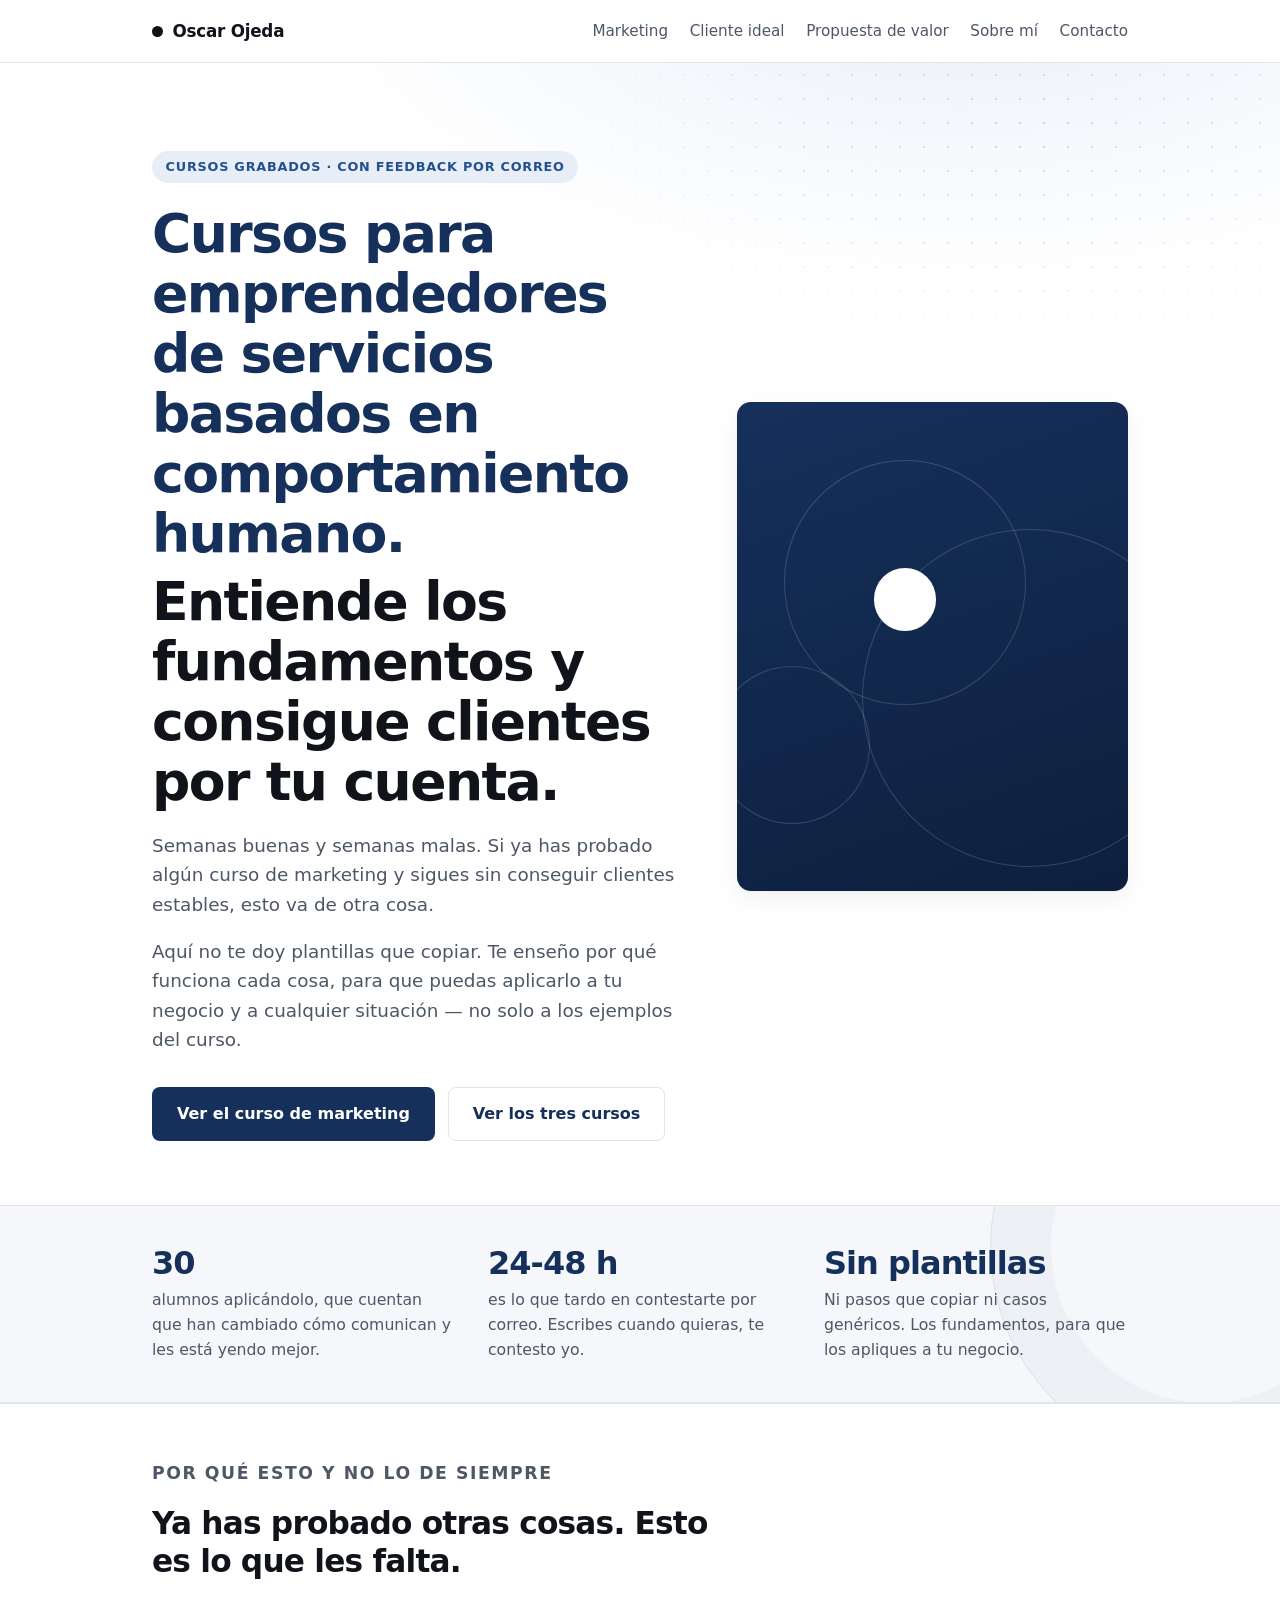
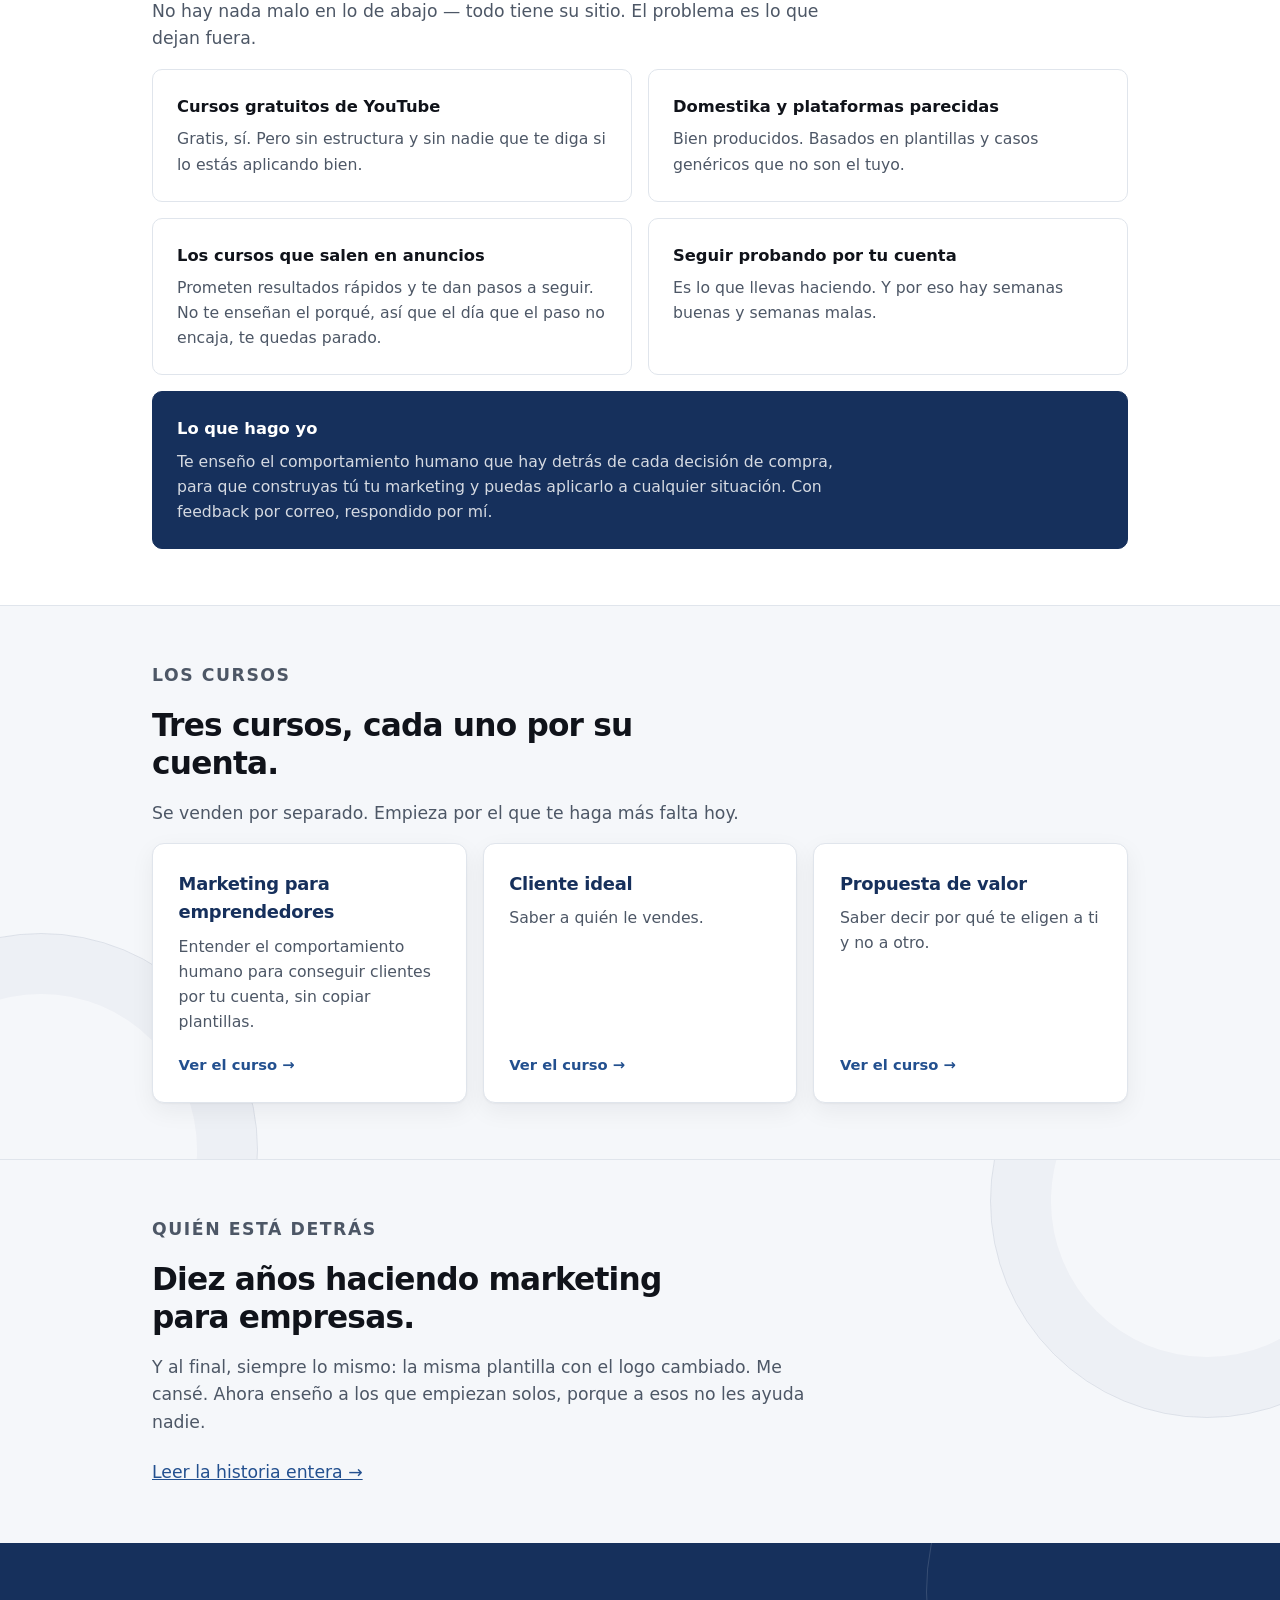
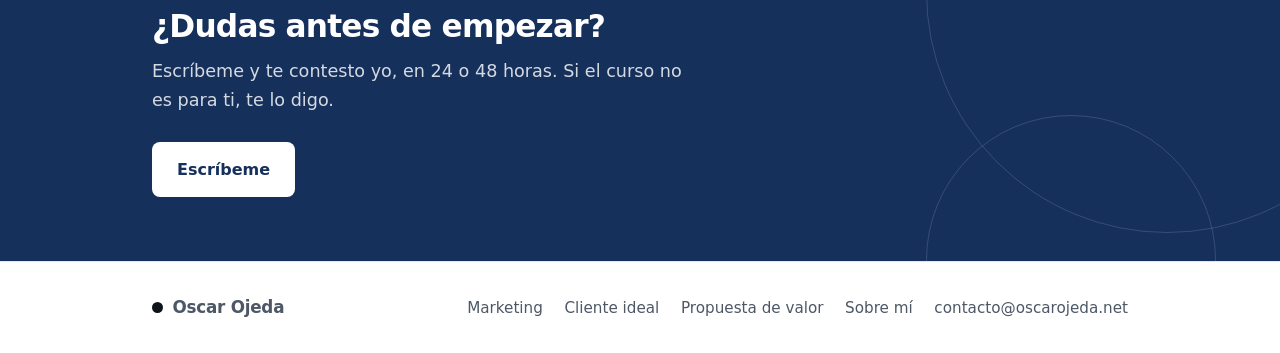
<file: index.html>
<!doctype html>
<html lang="es">
<head>
<meta charset="utf-8">
<meta name="viewport" content="width=device-width, initial-scale=1">
<title>Cursos de marketing para emprendedores de servicios — Oscar Ojeda</title>
<meta name="description" content="Cursos basados en comportamiento humano para emprendedores de servicios. Sin plantillas que copiar: entiende los fundamentos y consigue clientes por tu cuenta. Feedback por correo en 24-48 horas.">
<link rel="icon" href="favicon.svg" type="image/svg+xml">
<link rel="stylesheet" href="estilos.css">
</head>
<body>

  <header>
    <div class="contenedor">
      <div class="barra">
        <a class="marca" href="index.html">
          <span class="punto"></span>
          Oscar Ojeda
        </a>
        <nav>
          <a href="curso-marketing.html">Marketing</a>
          <a href="curso-cliente-ideal.html">Cliente ideal</a>
          <a href="curso-propuesta-de-valor.html">Propuesta de valor</a>
          <a href="sobre-mi.html">Sobre mí</a>
          <a href="contacto.html">Contacto</a>
        </nav>
      </div>
    </div>
  </header>

  <main>

    <!-- Hero -->
    <section class="hero">
      <div class="contenedor">
        <div class="hero-rejilla">
          <div>
            <span class="etiqueta">Cursos grabados · con feedback por correo</span>
            <h1>
              Cursos para emprendedores de servicios basados en comportamiento humano.
              <span class="remate">Entiende los fundamentos y consigue clientes por tu cuenta.</span>
            </h1>
            <p>Semanas buenas y semanas malas. Si ya has probado algún curso de marketing y sigues sin conseguir clientes estables, esto va de otra cosa.</p>
            <p>Aquí no te doy plantillas que copiar. Te enseño por qué funciona cada cosa, para que puedas aplicarlo a tu negocio y a cualquier situación — no solo a los ejemplos del curso.</p>
            <div class="botones">
              <a class="boton boton-primario" href="curso-marketing.html">Ver el curso de marketing</a>
              <a class="boton boton-secundario" href="#cursos">Ver los tres cursos</a>
            </div>
          </div>
          <div class="figura">
            <span class="aro-1"></span>
            <span class="aro-2"></span>
            <span class="aro-3"></span>
            <span class="lleno"></span>
          </div>
        </div>
      </div>
    </section>

    <!-- Pruebas -->
    <section class="pruebas">
      <div class="contenedor">
        <div class="pruebas-rejilla">
          <div class="prueba">
            <span class="cifra">30</span>
            <p>alumnos aplicándolo, que cuentan que han cambiado cómo comunican y les está yendo mejor.</p>
          </div>
          <div class="prueba">
            <span class="cifra">24-48 h</span>
            <p>es lo que tardo en contestarte por correo. Escribes cuando quieras, te contesto yo.</p>
          </div>
          <div class="prueba">
            <span class="cifra">Sin plantillas</span>
            <p>Ni pasos que copiar ni casos genéricos. Los fundamentos, para que los apliques a tu negocio.</p>
          </div>
        </div>
      </div>
    </section>

    <!-- Alternativas -->
    <section class="bloque">
      <div class="contenedor">
        <p class="titulillo">Por qué esto y no lo de siempre</p>
        <h2>Ya has probado otras cosas. Esto es lo que les falta.</h2>
        <p class="entradilla">No hay nada malo en lo de abajo — todo tiene su sitio. El problema es lo que dejan fuera.</p>
        <div class="alternativas">
          <div class="alternativa">
            <h3>Cursos gratuitos de YouTube</h3>
            <p>Gratis, sí. Pero sin estructura y sin nadie que te diga si lo estás aplicando bien.</p>
          </div>
          <div class="alternativa">
            <h3>Domestika y plataformas parecidas</h3>
            <p>Bien producidos. Basados en plantillas y casos genéricos que no son el tuyo.</p>
          </div>
          <div class="alternativa">
            <h3>Los cursos que salen en anuncios</h3>
            <p>Prometen resultados rápidos y te dan pasos a seguir. No te enseñan el porqué, así que el día que el paso no encaja, te quedas parado.</p>
          </div>
          <div class="alternativa">
            <h3>Seguir probando por tu cuenta</h3>
            <p>Es lo que llevas haciendo. Y por eso hay semanas buenas y semanas malas.</p>
          </div>
          <div class="alternativa propia">
            <h3>Lo que hago yo</h3>
            <p>Te enseño el comportamiento humano que hay detrás de cada decisión de compra, para que construyas tú tu marketing y puedas aplicarlo a cualquier situación. Con feedback por correo, respondido por mí.</p>
          </div>
        </div>
      </div>
    </section>

    <!-- Cursos -->
    <section class="bloque cursos" id="cursos">
      <div class="contenedor">
        <p class="titulillo">Los cursos</p>
        <h2>Tres cursos, cada uno por su cuenta.</h2>
        <p class="entradilla">Se venden por separado. Empieza por el que te haga más falta hoy.</p>
        <div class="lista-cursos">

          <a class="curso" href="curso-marketing.html">
            <h3>Marketing para emprendedores</h3>
            <p>Entender el comportamiento humano para conseguir clientes por tu cuenta, sin copiar plantillas.</p>
            <span class="flecha">Ver el curso →</span>
          </a>

          <a class="curso" href="curso-cliente-ideal.html">
            <h3>Cliente ideal</h3>
            <p>Saber a quién le vendes.</p>
            <span class="flecha">Ver el curso →</span>
          </a>

          <a class="curso" href="curso-propuesta-de-valor.html">
            <h3>Propuesta de valor</h3>
            <p>Saber decir por qué te eligen a ti y no a otro.</p>
            <span class="flecha">Ver el curso →</span>
          </a>

        </div>
      </div>
    </section>

    <!-- Quién está detrás -->
    <section class="bloque suave">
      <div class="contenedor">
        <p class="titulillo">Quién está detrás</p>
        <h2>Diez años haciendo marketing para empresas.</h2>
        <p>Y al final, siempre lo mismo: la misma plantilla con el logo cambiado. Me cansé. Ahora enseño a los que empiezan solos, porque a esos no les ayuda nadie.</p>
        <p style="margin-top:1.4rem"><a href="sobre-mi.html">Leer la historia entera →</a></p>
      </div>
    </section>

    <!-- Contacto -->
    <section class="contacto">
      <div class="contenedor">
        <h2>¿Dudas antes de empezar?</h2>
        <p>Escríbeme y te contesto yo, en 24 o 48 horas. Si el curso no es para ti, te lo digo.</p>
        <div class="botones">
          <a class="boton boton-primario" href="contacto.html">Escríbeme</a>
        </div>
      </div>
    </section>

  </main>

  <footer>
    <div class="contenedor">
      <div class="barra">
        <a class="marca" href="index.html">
          <span class="punto"></span>
          Oscar Ojeda
        </a>
        <nav>
          <a href="curso-marketing.html">Marketing</a>
          <a href="curso-cliente-ideal.html">Cliente ideal</a>
          <a href="curso-propuesta-de-valor.html">Propuesta de valor</a>
          <a href="sobre-mi.html">Sobre mí</a>
          <a href="contacto.html">contacto@oscarojeda.net</a>
        </nav>
      </div>
    </div>
  </footer>

</body>
</html>
</file>
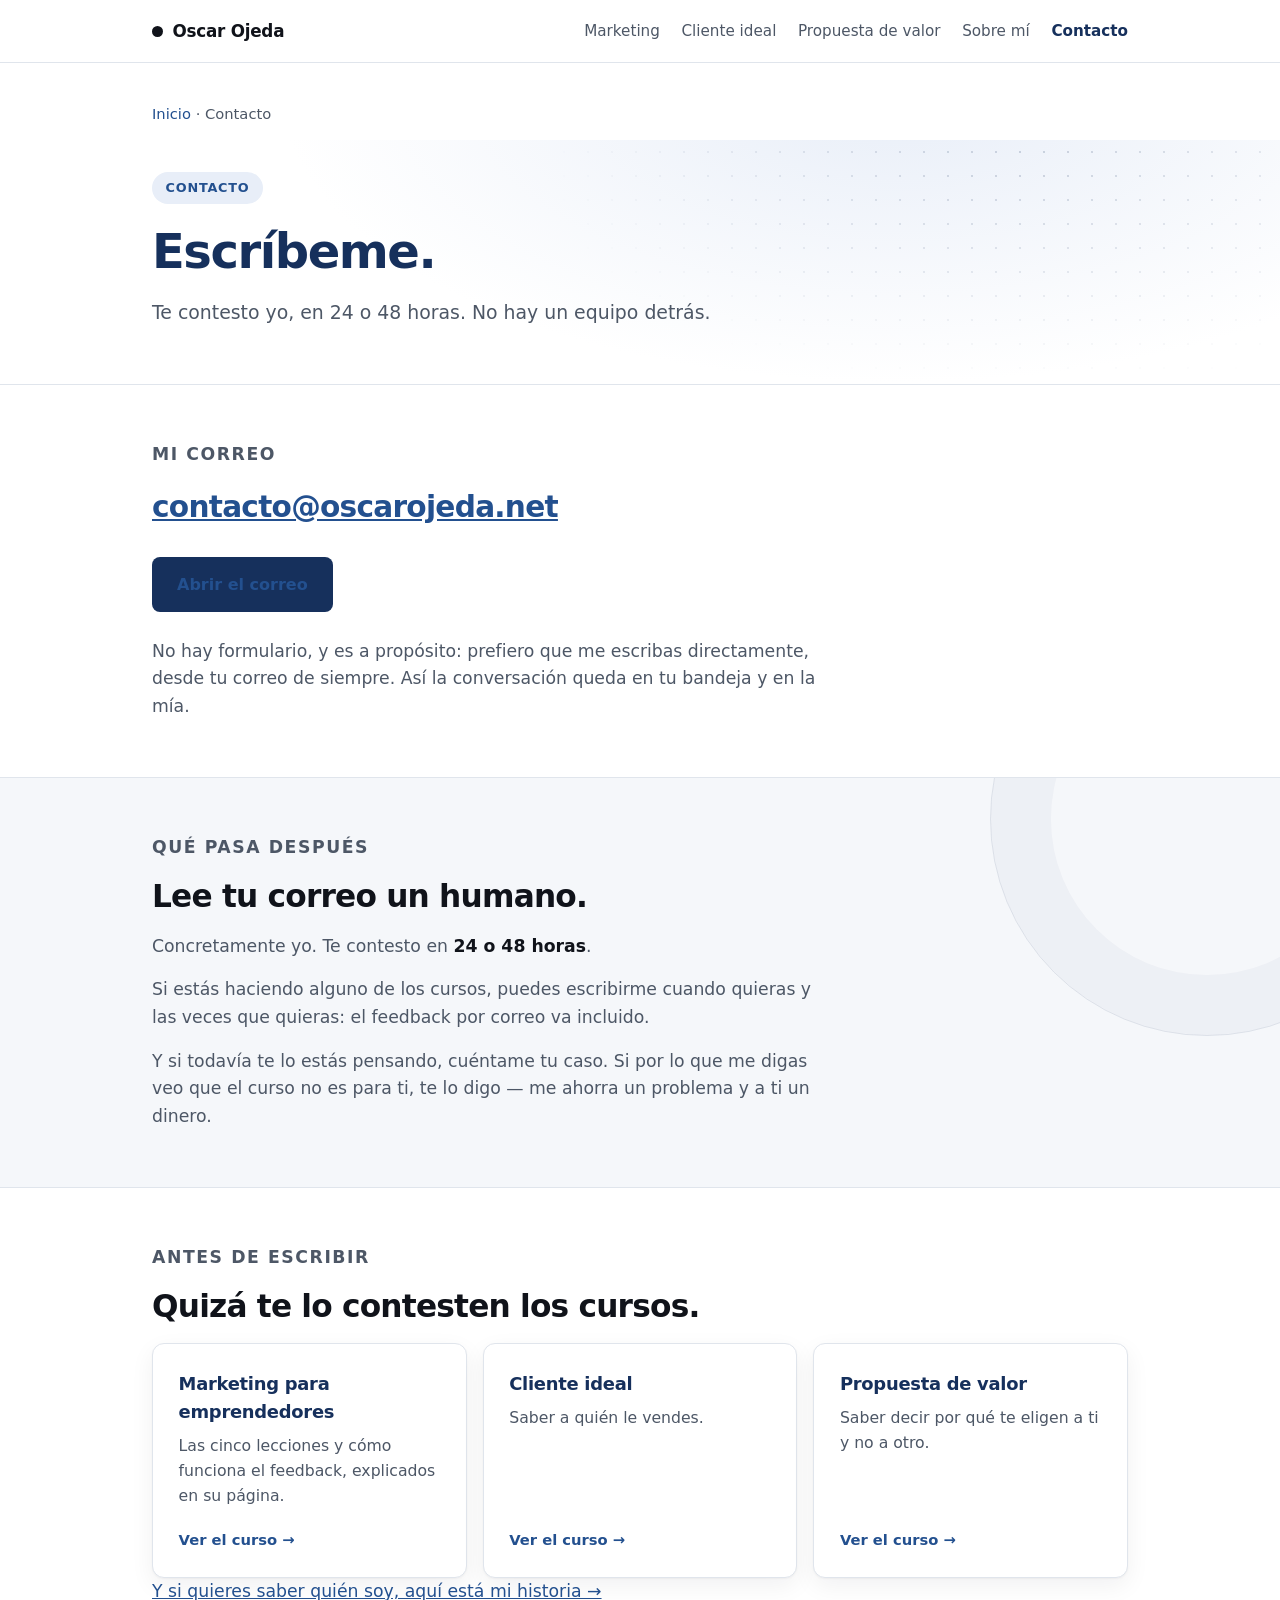
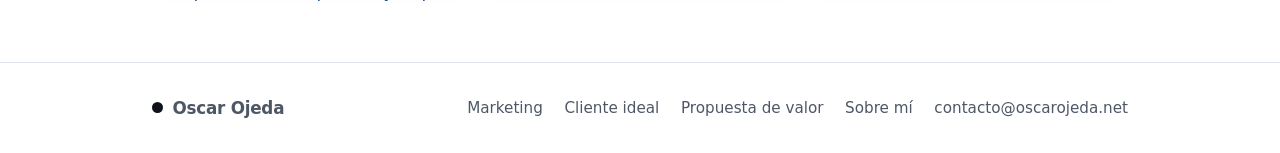
<file: contacto.html>
<!doctype html>
<html lang="es">
<head>
<meta charset="utf-8">
<meta name="viewport" content="width=device-width, initial-scale=1">
<title>Contacto — Oscar Ojeda</title>
<meta name="description" content="Escríbeme a contacto@oscarojeda.net. Te contesto yo, en 24 o 48 horas. Sin formularios y sin equipo de atención al cliente detrás.">
<link rel="icon" href="favicon.svg" type="image/svg+xml">
<link rel="stylesheet" href="estilos.css">
</head>
<body>

  <header>
    <div class="contenedor">
      <div class="barra">
        <a class="marca" href="index.html">
          <span class="punto"></span>
          Oscar Ojeda
        </a>
        <nav>
          <a href="curso-marketing.html">Marketing</a>
          <a href="curso-cliente-ideal.html">Cliente ideal</a>
          <a href="curso-propuesta-de-valor.html">Propuesta de valor</a>
          <a href="sobre-mi.html">Sobre mí</a>
          <a class="activo" href="contacto.html">Contacto</a>
        </nav>
      </div>
    </div>
  </header>

  <main>

    <div class="contenedor">
      <p class="migas"><a href="index.html">Inicio</a> · Contacto</p>
    </div>

    <section class="cabecera-curso">
      <div class="contenedor">
        <span class="etiqueta">Contacto</span>
        <h1>Escríbeme.</h1>
        <p class="entradilla">Te contesto yo, en 24 o 48 horas. No hay un equipo detrás.</p>
      </div>
    </section>

    <section class="bloque">
      <div class="contenedor">
        <p class="titulillo">Mi correo</p>
        <a class="correo-grande" href="mailto:contacto@oscarojeda.net">contacto@oscarojeda.net</a>
        <div class="botones">
          <a class="boton boton-primario" href="mailto:contacto@oscarojeda.net">Abrir el correo</a>
        </div>
        <p style="margin-top:1.6rem">No hay formulario, y es a propósito: prefiero que me escribas directamente, desde tu correo de siempre. Así la conversación queda en tu bandeja y en la mía.</p>
      </div>
    </section>

    <section class="bloque suave">
      <div class="contenedor">
        <p class="titulillo">Qué pasa después</p>
        <h2>Lee tu correo un humano.</h2>
        <p>Concretamente yo. Te contesto en <strong>24 o 48 horas</strong>.</p>
        <p>Si estás haciendo alguno de los cursos, puedes escribirme cuando quieras y las veces que quieras: el feedback por correo va incluido.</p>
        <p>Y si todavía te lo estás pensando, cuéntame tu caso. Si por lo que me digas veo que el curso no es para ti, te lo digo — me ahorra un problema y a ti un dinero.</p>
      </div>
    </section>

    <section class="bloque">
      <div class="contenedor">
        <p class="titulillo">Antes de escribir</p>
        <h2>Quizá te lo contesten los cursos.</h2>
        <div class="lista-cursos">
          <a class="curso" href="curso-marketing.html">
            <h3>Marketing para emprendedores</h3>
            <p>Las cinco lecciones y cómo funciona el feedback, explicados en su página.</p>
            <span class="flecha">Ver el curso →</span>
          </a>
          <a class="curso" href="curso-cliente-ideal.html">
            <h3>Cliente ideal</h3>
            <p>Saber a quién le vendes.</p>
            <span class="flecha">Ver el curso →</span>
          </a>
          <a class="curso" href="curso-propuesta-de-valor.html">
            <h3>Propuesta de valor</h3>
            <p>Saber decir por qué te eligen a ti y no a otro.</p>
            <span class="flecha">Ver el curso →</span>
          </a>
        </div>
        <p class="volver"><a href="sobre-mi.html">Y si quieres saber quién soy, aquí está mi historia →</a></p>
      </div>
    </section>

  </main>

  <footer>
    <div class="contenedor">
      <div class="barra">
        <a class="marca" href="index.html">
          <span class="punto"></span>
          Oscar Ojeda
        </a>
        <nav>
          <a href="curso-marketing.html">Marketing</a>
          <a href="curso-cliente-ideal.html">Cliente ideal</a>
          <a href="curso-propuesta-de-valor.html">Propuesta de valor</a>
          <a href="sobre-mi.html">Sobre mí</a>
          <a href="contacto.html">contacto@oscarojeda.net</a>
        </nav>
      </div>
    </div>
  </footer>

</body>
</html>
</file>
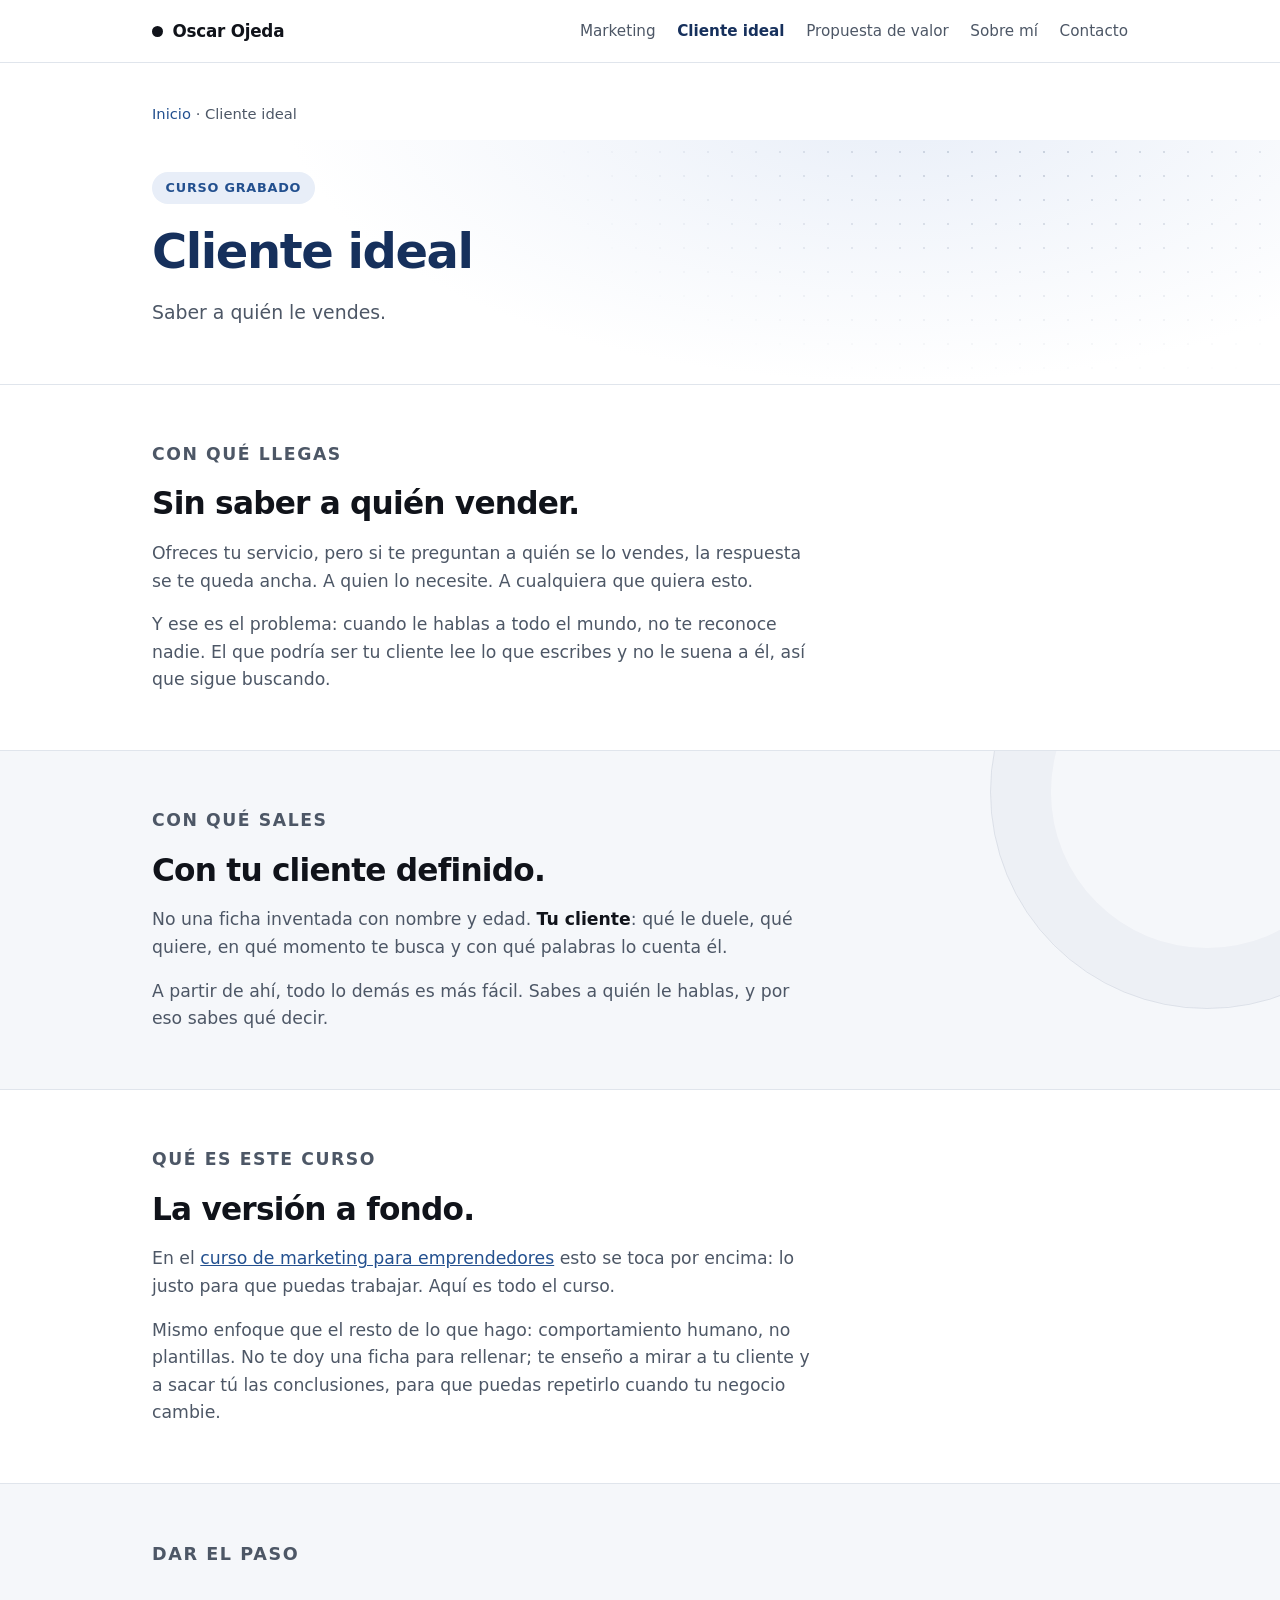
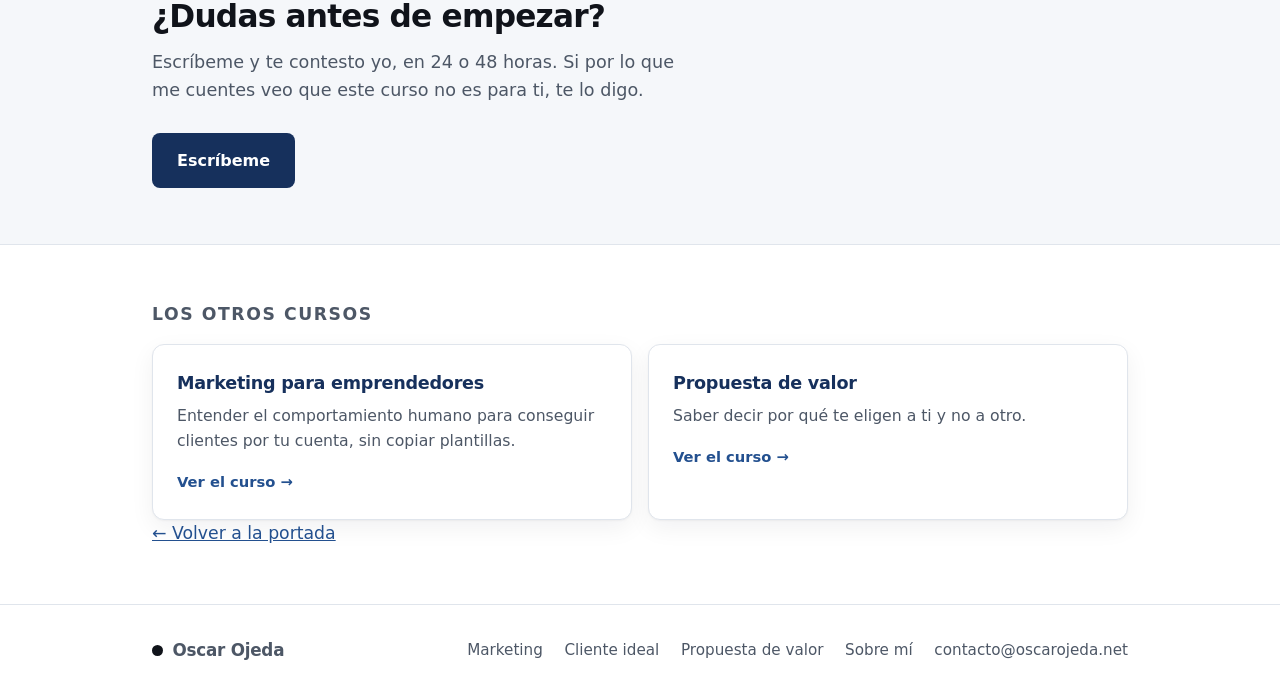
<file: curso-cliente-ideal.html>
<!doctype html>
<html lang="es">
<head>
<meta charset="utf-8">
<meta name="viewport" content="width=device-width, initial-scale=1">
<title>Curso de cliente ideal para emprendedores — Oscar Ojeda</title>
<meta name="description" content="Si le hablas a todo el mundo, no te reconoce nadie. Curso para emprendedores de servicios que salen sabiendo exactamente a quién le venden.">
<link rel="icon" href="favicon.svg" type="image/svg+xml">
<link rel="stylesheet" href="estilos.css">
</head>
<body>

  <header>
    <div class="contenedor">
      <div class="barra">
        <a class="marca" href="index.html">
          <span class="punto"></span>
          Oscar Ojeda
        </a>
        <nav>
          <a href="curso-marketing.html">Marketing</a>
          <a class="activo" href="curso-cliente-ideal.html">Cliente ideal</a>
          <a href="curso-propuesta-de-valor.html">Propuesta de valor</a>
          <a href="sobre-mi.html">Sobre mí</a>
          <a href="contacto.html">Contacto</a>
        </nav>
      </div>
    </div>
  </header>

  <main>

    <div class="contenedor">
      <p class="migas"><a href="index.html">Inicio</a> · Cliente ideal</p>
    </div>

    <section class="cabecera-curso">
      <div class="contenedor">
        <span class="etiqueta">Curso grabado</span>
        <h1>Cliente ideal</h1>
        <p class="entradilla">Saber a quién le vendes.</p>
      </div>
    </section>

    <!-- Dolor -->
    <section class="bloque">
      <div class="contenedor">
        <p class="titulillo">Con qué llegas</p>
        <h2>Sin saber a quién vender.</h2>
        <p>Ofreces tu servicio, pero si te preguntan a quién se lo vendes, la respuesta se te queda ancha. A quien lo necesite. A cualquiera que quiera esto.</p>
        <p>Y ese es el problema: cuando le hablas a todo el mundo, no te reconoce nadie. El que podría ser tu cliente lee lo que escribes y no le suena a él, así que sigue buscando.</p>
      </div>
    </section>

    <!-- Deseo -->
    <section class="bloque suave">
      <div class="contenedor">
        <p class="titulillo">Con qué sales</p>
        <h2>Con tu cliente definido.</h2>
        <p>No una ficha inventada con nombre y edad. <strong>Tu cliente</strong>: qué le duele, qué quiere, en qué momento te busca y con qué palabras lo cuenta él.</p>
        <p>A partir de ahí, todo lo demás es más fácil. Sabes a quién le hablas, y por eso sabes qué decir.</p>
      </div>
    </section>

    <!-- Qué es -->
    <section class="bloque">
      <div class="contenedor">
        <p class="titulillo">Qué es este curso</p>
        <h2>La versión a fondo.</h2>
        <p>En el <a href="curso-marketing.html">curso de marketing para emprendedores</a> esto se toca por encima: lo justo para que puedas trabajar. Aquí es todo el curso.</p>
        <p>Mismo enfoque que el resto de lo que hago: comportamiento humano, no plantillas. No te doy una ficha para rellenar; te enseño a mirar a tu cliente y a sacar tú las conclusiones, para que puedas repetirlo cuando tu negocio cambie.</p>
      </div>
    </section>

    <!-- Contacto -->
    <section class="bloque contacto">
      <div class="contenedor">
        <p class="titulillo">Dar el paso</p>
        <h2>¿Dudas antes de empezar?</h2>
        <p style="margin-bottom:1.8rem">Escríbeme y te contesto yo, en 24 o 48 horas. Si por lo que me cuentes veo que este curso no es para ti, te lo digo.</p>
        <a class="boton boton-primario" href="contacto.html">Escríbeme</a>
      </div>
    </section>

    <!-- Otros cursos -->
    <section class="bloque">
      <div class="contenedor">
        <p class="titulillo">Los otros cursos</p>
        <div class="otros">
          <a class="otro" href="curso-marketing.html">
            <h3>Marketing para emprendedores</h3>
            <p>Entender el comportamiento humano para conseguir clientes por tu cuenta, sin copiar plantillas.</p>
            <span class="flecha">Ver el curso →</span>
          </a>
          <a class="otro" href="curso-propuesta-de-valor.html">
            <h3>Propuesta de valor</h3>
            <p>Saber decir por qué te eligen a ti y no a otro.</p>
            <span class="flecha">Ver el curso →</span>
          </a>
        </div>
        <p class="volver"><a href="index.html">← Volver a la portada</a></p>
      </div>
    </section>

  </main>

  <footer>
    <div class="contenedor">
      <div class="barra">
        <a class="marca" href="index.html">
          <span class="punto"></span>
          Oscar Ojeda
        </a>
        <nav>
          <a href="curso-marketing.html">Marketing</a>
          <a href="curso-cliente-ideal.html">Cliente ideal</a>
          <a href="curso-propuesta-de-valor.html">Propuesta de valor</a>
          <a href="sobre-mi.html">Sobre mí</a>
          <a href="contacto.html">contacto@oscarojeda.net</a>
        </nav>
      </div>
    </div>
  </footer>

</body>
</html>
</file>
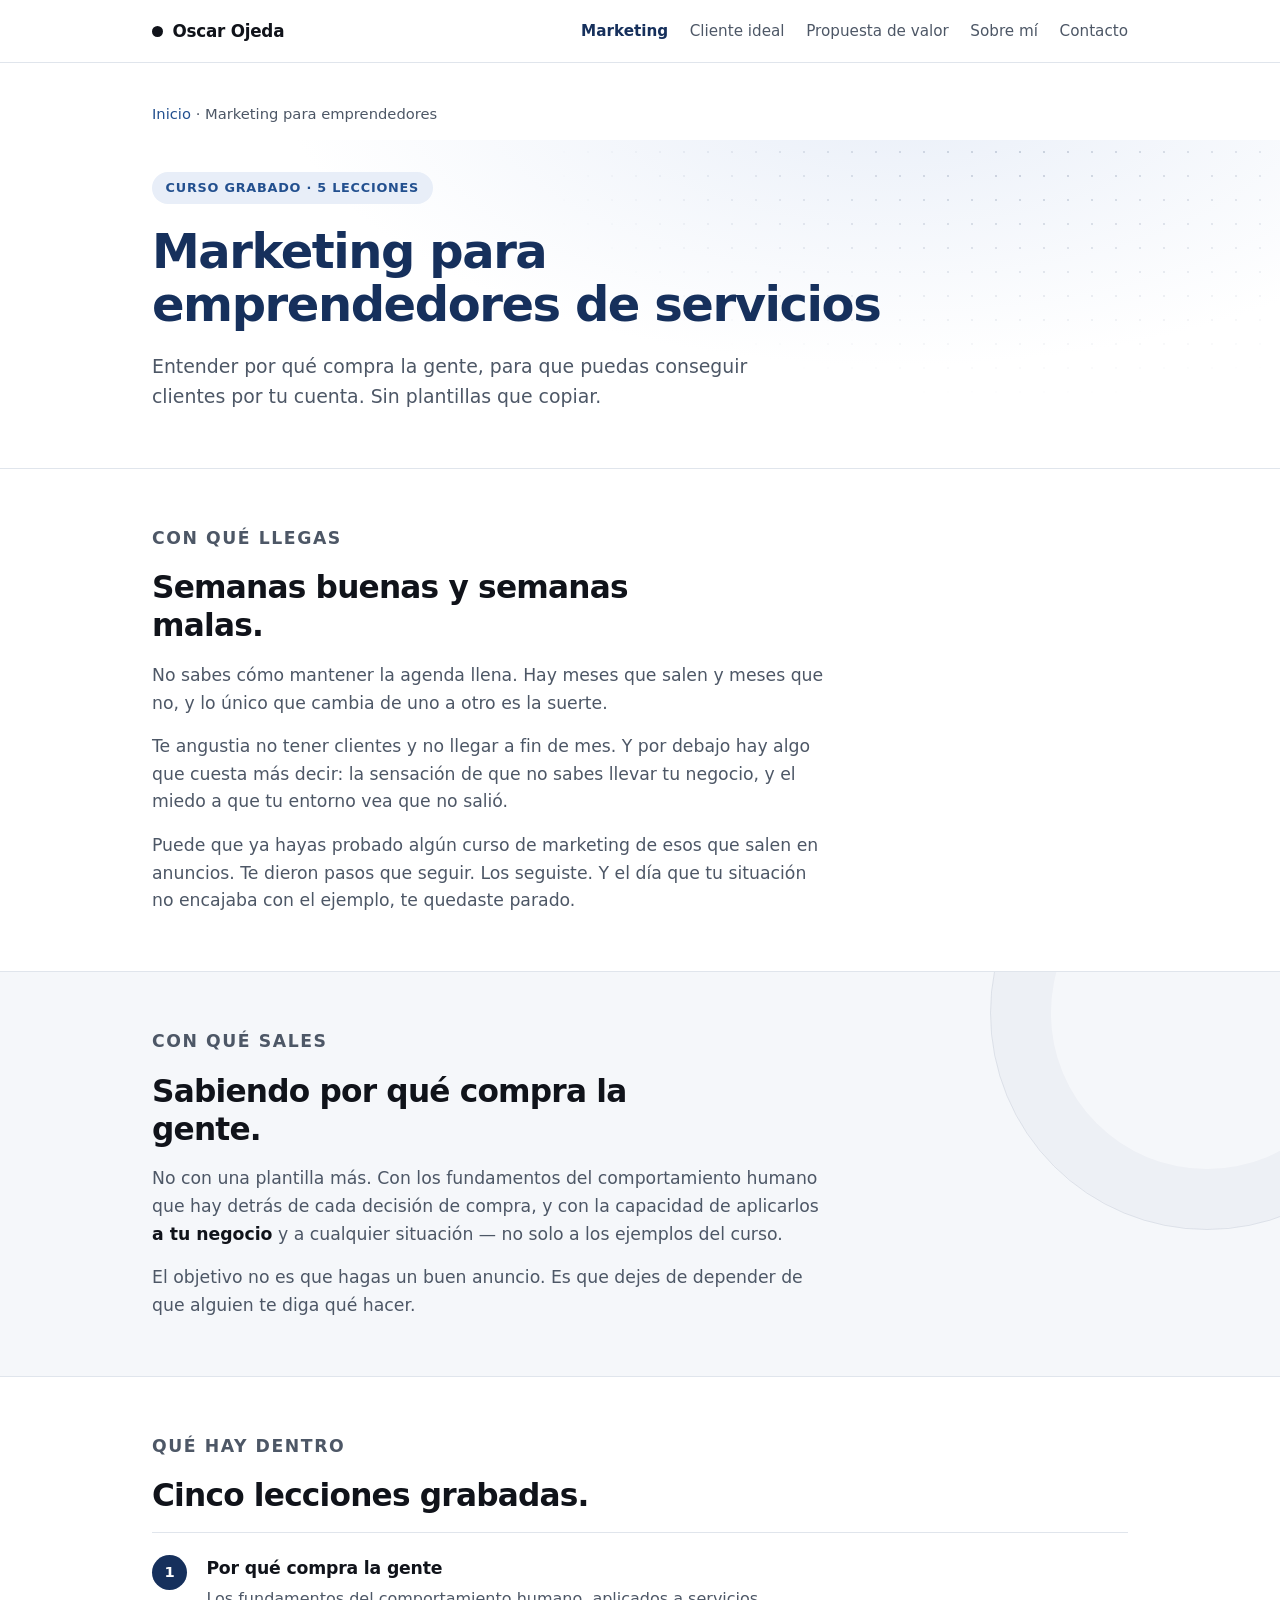
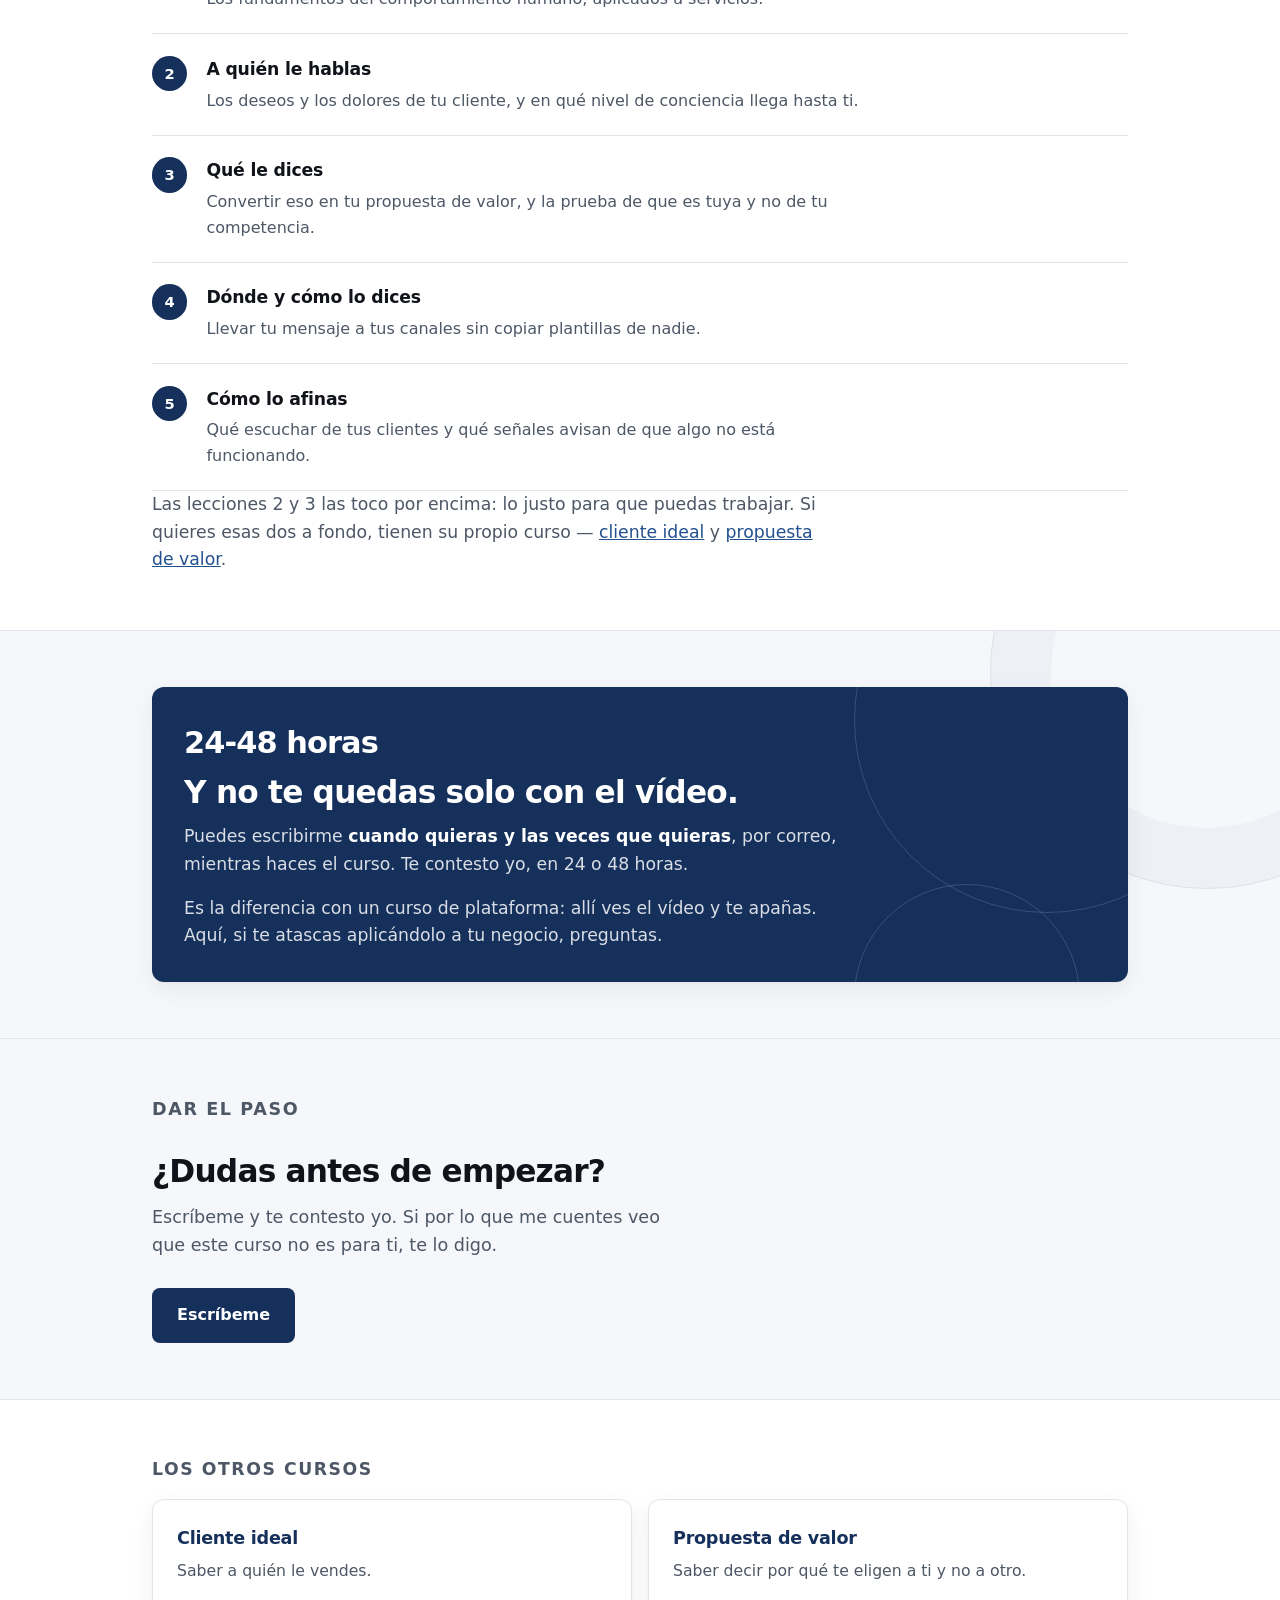
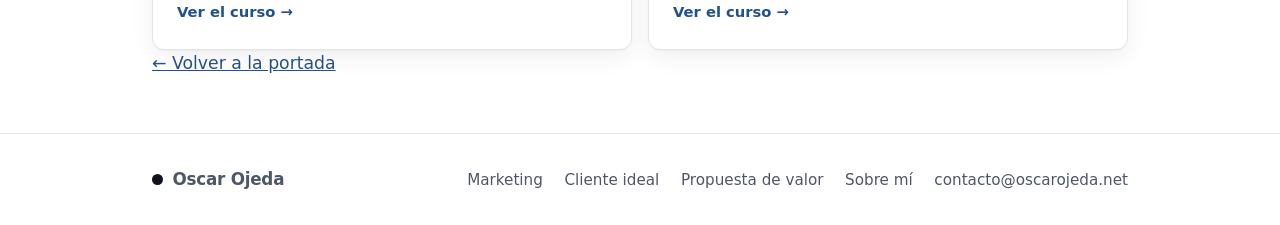
<file: curso-marketing.html>
<!doctype html>
<html lang="es">
<head>
<meta charset="utf-8">
<meta name="viewport" content="width=device-width, initial-scale=1">
<title>Curso de marketing para emprendedores de servicios — Oscar Ojeda</title>
<meta name="description" content="Cinco lecciones grabadas sobre por qué compra la gente, para emprendedores de servicios. Sin plantillas que copiar y con feedback por correo respondido en 24-48 horas.">
<link rel="icon" href="favicon.svg" type="image/svg+xml">
<link rel="stylesheet" href="estilos.css">
</head>
<body>

  <header>
    <div class="contenedor">
      <div class="barra">
        <a class="marca" href="index.html">
          <span class="punto"></span>
          Oscar Ojeda
        </a>
        <nav>
          <a class="activo" href="curso-marketing.html">Marketing</a>
          <a href="curso-cliente-ideal.html">Cliente ideal</a>
          <a href="curso-propuesta-de-valor.html">Propuesta de valor</a>
          <a href="sobre-mi.html">Sobre mí</a>
          <a href="contacto.html">Contacto</a>
        </nav>
      </div>
    </div>
  </header>

  <main>

    <div class="contenedor">
      <p class="migas"><a href="index.html">Inicio</a> · Marketing para emprendedores</p>
    </div>

    <section class="cabecera-curso">
      <div class="contenedor">
        <span class="etiqueta">Curso grabado · 5 lecciones</span>
        <h1>Marketing para emprendedores de servicios</h1>
        <p class="entradilla">Entender por qué compra la gente, para que puedas conseguir clientes por tu cuenta. Sin plantillas que copiar.</p>
      </div>
    </section>

    <!-- Dolor -->
    <section class="bloque">
      <div class="contenedor">
        <p class="titulillo">Con qué llegas</p>
        <h2>Semanas buenas y semanas malas.</h2>
        <p>No sabes cómo mantener la agenda llena. Hay meses que salen y meses que no, y lo único que cambia de uno a otro es la suerte.</p>
        <p>Te angustia no tener clientes y no llegar a fin de mes. Y por debajo hay algo que cuesta más decir: la sensación de que no sabes llevar tu negocio, y el miedo a que tu entorno vea que no salió.</p>
        <p>Puede que ya hayas probado algún curso de marketing de esos que salen en anuncios. Te dieron pasos que seguir. Los seguiste. Y el día que tu situación no encajaba con el ejemplo, te quedaste parado.</p>
      </div>
    </section>

    <!-- Deseo -->
    <section class="bloque suave">
      <div class="contenedor">
        <p class="titulillo">Con qué sales</p>
        <h2>Sabiendo por qué compra la gente.</h2>
        <p>No con una plantilla más. Con los fundamentos del comportamiento humano que hay detrás de cada decisión de compra, y con la capacidad de aplicarlos <strong>a tu negocio</strong> y a cualquier situación — no solo a los ejemplos del curso.</p>
        <p>El objetivo no es que hagas un buen anuncio. Es que dejes de depender de que alguien te diga qué hacer.</p>
      </div>
    </section>

    <!-- Contenido -->
    <section class="bloque">
      <div class="contenedor">
        <p class="titulillo">Qué hay dentro</p>
        <h2>Cinco lecciones grabadas.</h2>
        <ol class="lecciones">
          <li class="leccion">
            <h3>Por qué compra la gente</h3>
            <p>Los fundamentos del comportamiento humano, aplicados a servicios.</p>
          </li>
          <li class="leccion">
            <h3>A quién le hablas</h3>
            <p>Los deseos y los dolores de tu cliente, y en qué nivel de conciencia llega hasta ti.</p>
          </li>
          <li class="leccion">
            <h3>Qué le dices</h3>
            <p>Convertir eso en tu propuesta de valor, y la prueba de que es tuya y no de tu competencia.</p>
          </li>
          <li class="leccion">
            <h3>Dónde y cómo lo dices</h3>
            <p>Llevar tu mensaje a tus canales sin copiar plantillas de nadie.</p>
          </li>
          <li class="leccion">
            <h3>Cómo lo afinas</h3>
            <p>Qué escuchar de tus clientes y qué señales avisan de que algo no está funcionando.</p>
          </li>
        </ol>
        <p class="nota-lecciones">Las lecciones 2 y 3 las toco por encima: lo justo para que puedas trabajar. Si quieres esas dos a fondo, tienen su propio curso — <a href="curso-cliente-ideal.html">cliente ideal</a> y <a href="curso-propuesta-de-valor.html">propuesta de valor</a>.</p>
      </div>
    </section>

    <!-- Feedback -->
    <section class="bloque suave">
      <div class="contenedor">
        <div class="destacado">
          <span class="dato">24-48 horas</span>
          <h2>Y no te quedas solo con el vídeo.</h2>
          <p>Puedes escribirme <strong>cuando quieras y las veces que quieras</strong>, por correo, mientras haces el curso. Te contesto yo, en 24 o 48 horas.</p>
          <p>Es la diferencia con un curso de plataforma: allí ves el vídeo y te apañas. Aquí, si te atascas aplicándolo a tu negocio, preguntas.</p>
        </div>
      </div>
    </section>

    <!-- Contacto -->
    <section class="bloque contacto">
      <div class="contenedor">
        <p class="titulillo">Dar el paso</p>
        <h2>¿Dudas antes de empezar?</h2>
        <p style="margin-bottom:1.8rem">Escríbeme y te contesto yo. Si por lo que me cuentes veo que este curso no es para ti, te lo digo.</p>
        <a class="boton boton-primario" href="contacto.html">Escríbeme</a>
      </div>
    </section>

    <!-- Otros cursos -->
    <section class="bloque">
      <div class="contenedor">
        <p class="titulillo">Los otros cursos</p>
        <div class="otros">
          <a class="otro" href="curso-cliente-ideal.html">
            <h3>Cliente ideal</h3>
            <p>Saber a quién le vendes.</p>
            <span class="flecha">Ver el curso →</span>
          </a>
          <a class="otro" href="curso-propuesta-de-valor.html">
            <h3>Propuesta de valor</h3>
            <p>Saber decir por qué te eligen a ti y no a otro.</p>
            <span class="flecha">Ver el curso →</span>
          </a>
        </div>
        <p class="volver"><a href="index.html">← Volver a la portada</a></p>
      </div>
    </section>

  </main>

  <footer>
    <div class="contenedor">
      <div class="barra">
        <a class="marca" href="index.html">
          <span class="punto"></span>
          Oscar Ojeda
        </a>
        <nav>
          <a href="curso-marketing.html">Marketing</a>
          <a href="curso-cliente-ideal.html">Cliente ideal</a>
          <a href="curso-propuesta-de-valor.html">Propuesta de valor</a>
          <a href="sobre-mi.html">Sobre mí</a>
          <a href="contacto.html">contacto@oscarojeda.net</a>
        </nav>
      </div>
    </div>
  </footer>

</body>
</html>
</file>
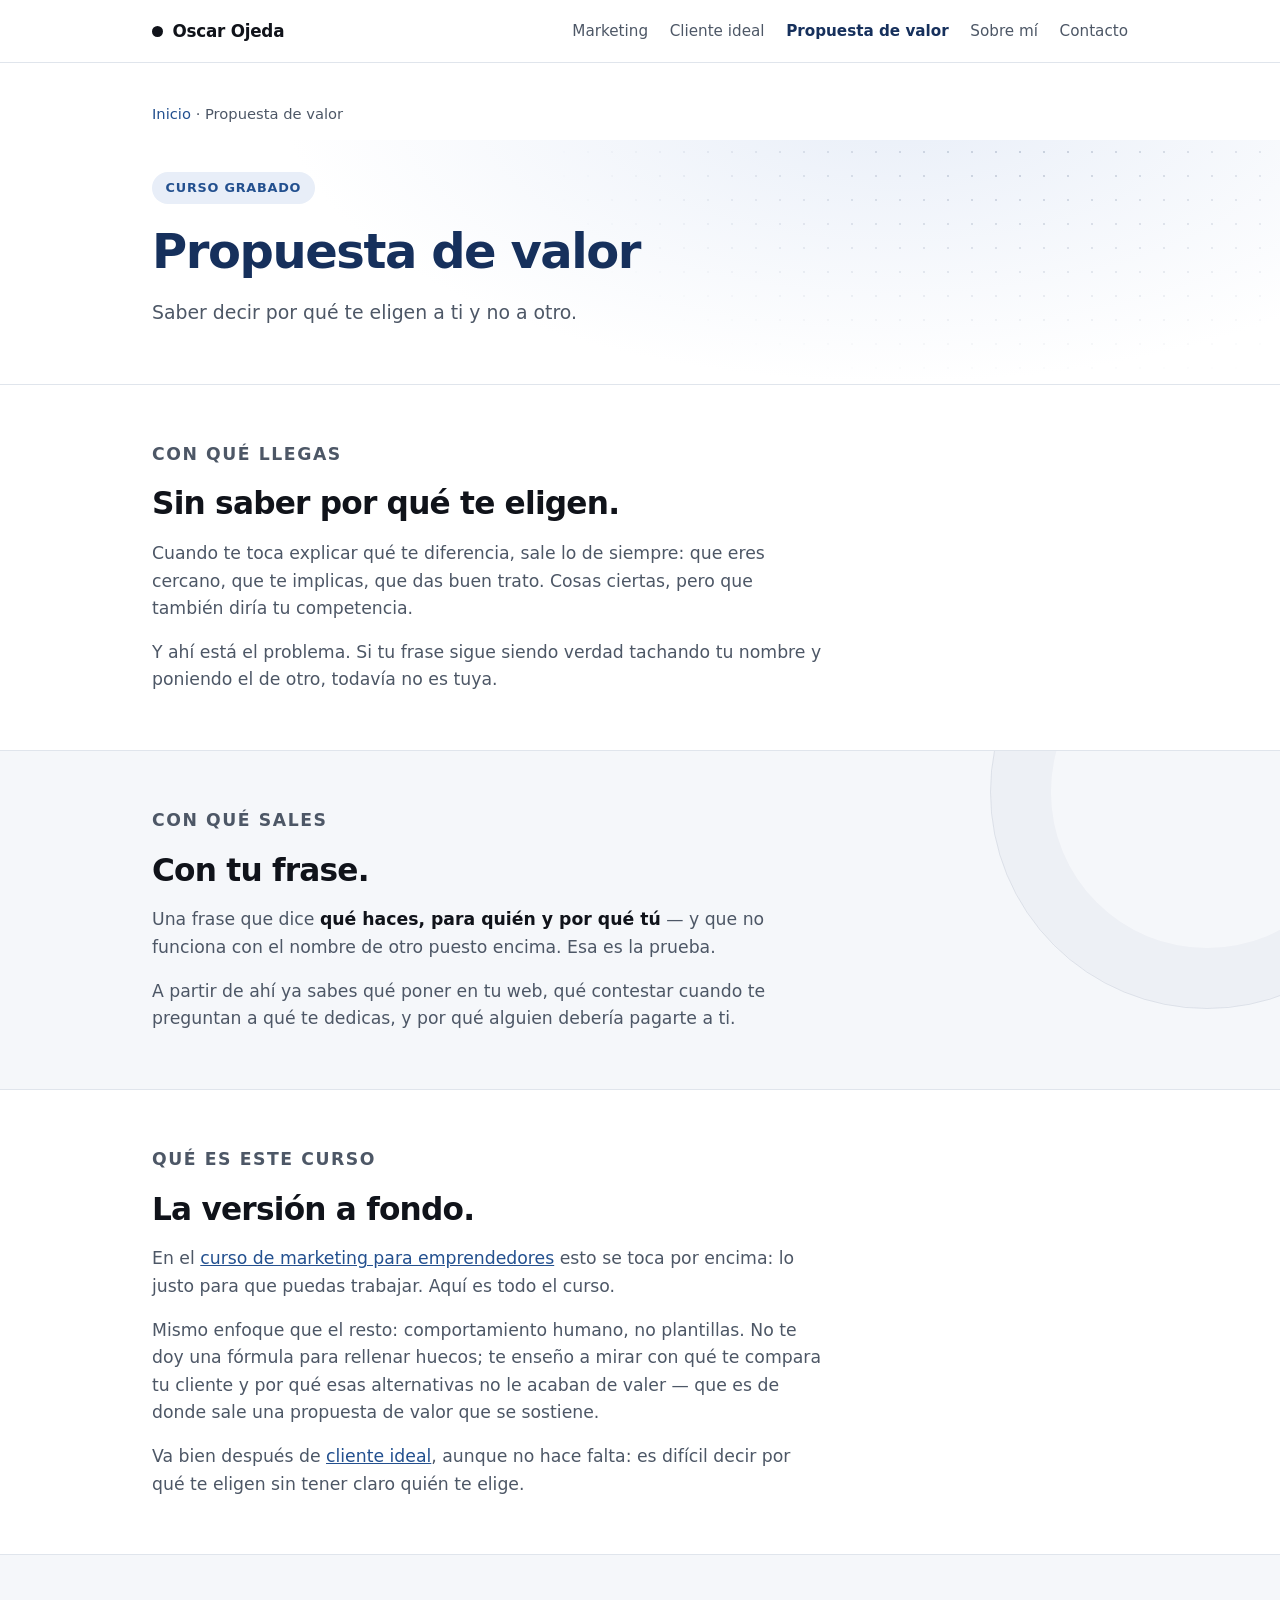
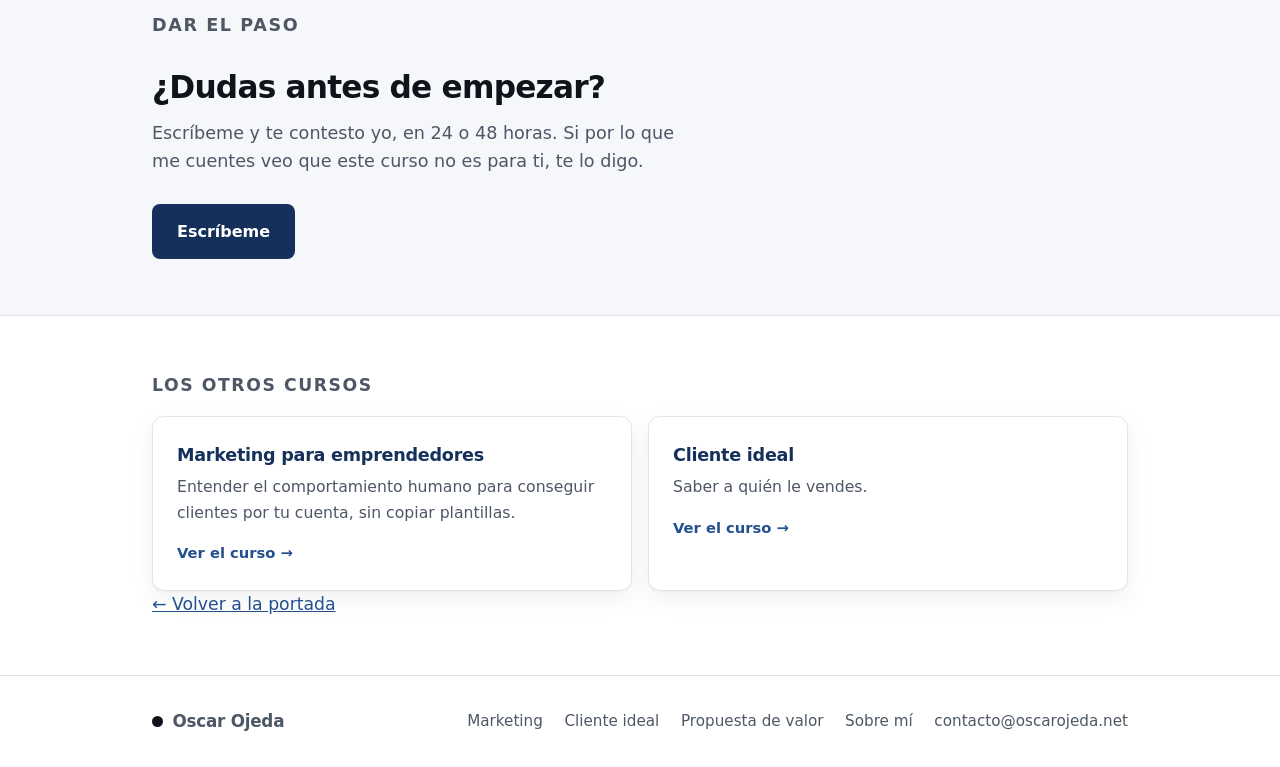
<file: curso-propuesta-de-valor.html>
<!doctype html>
<html lang="es">
<head>
<meta charset="utf-8">
<meta name="viewport" content="width=device-width, initial-scale=1">
<title>Curso de propuesta de valor para emprendedores — Oscar Ojeda</title>
<meta name="description" content="Si tu frase sigue siendo verdad con el nombre de tu competencia, todavía no es tuya. Curso para emprendedores de servicios que salen sabiendo por qué les eligen.">
<link rel="icon" href="favicon.svg" type="image/svg+xml">
<link rel="stylesheet" href="estilos.css">
</head>
<body>

  <header>
    <div class="contenedor">
      <div class="barra">
        <a class="marca" href="index.html">
          <span class="punto"></span>
          Oscar Ojeda
        </a>
        <nav>
          <a href="curso-marketing.html">Marketing</a>
          <a href="curso-cliente-ideal.html">Cliente ideal</a>
          <a class="activo" href="curso-propuesta-de-valor.html">Propuesta de valor</a>
          <a href="sobre-mi.html">Sobre mí</a>
          <a href="contacto.html">Contacto</a>
        </nav>
      </div>
    </div>
  </header>

  <main>

    <div class="contenedor">
      <p class="migas"><a href="index.html">Inicio</a> · Propuesta de valor</p>
    </div>

    <section class="cabecera-curso">
      <div class="contenedor">
        <span class="etiqueta">Curso grabado</span>
        <h1>Propuesta de valor</h1>
        <p class="entradilla">Saber decir por qué te eligen a ti y no a otro.</p>
      </div>
    </section>

    <!-- Dolor -->
    <section class="bloque">
      <div class="contenedor">
        <p class="titulillo">Con qué llegas</p>
        <h2>Sin saber por qué te eligen.</h2>
        <p>Cuando te toca explicar qué te diferencia, sale lo de siempre: que eres cercano, que te implicas, que das buen trato. Cosas ciertas, pero que también diría tu competencia.</p>
        <p>Y ahí está el problema. Si tu frase sigue siendo verdad tachando tu nombre y poniendo el de otro, todavía no es tuya.</p>
      </div>
    </section>

    <!-- Deseo -->
    <section class="bloque suave">
      <div class="contenedor">
        <p class="titulillo">Con qué sales</p>
        <h2>Con tu frase.</h2>
        <p>Una frase que dice <strong>qué haces, para quién y por qué tú</strong> — y que no funciona con el nombre de otro puesto encima. Esa es la prueba.</p>
        <p>A partir de ahí ya sabes qué poner en tu web, qué contestar cuando te preguntan a qué te dedicas, y por qué alguien debería pagarte a ti.</p>
      </div>
    </section>

    <!-- Qué es -->
    <section class="bloque">
      <div class="contenedor">
        <p class="titulillo">Qué es este curso</p>
        <h2>La versión a fondo.</h2>
        <p>En el <a href="curso-marketing.html">curso de marketing para emprendedores</a> esto se toca por encima: lo justo para que puedas trabajar. Aquí es todo el curso.</p>
        <p>Mismo enfoque que el resto: comportamiento humano, no plantillas. No te doy una fórmula para rellenar huecos; te enseño a mirar con qué te compara tu cliente y por qué esas alternativas no le acaban de valer — que es de donde sale una propuesta de valor que se sostiene.</p>
        <p>Va bien después de <a href="curso-cliente-ideal.html">cliente ideal</a>, aunque no hace falta: es difícil decir por qué te eligen sin tener claro quién te elige.</p>
      </div>
    </section>

    <!-- Contacto -->
    <section class="bloque contacto">
      <div class="contenedor">
        <p class="titulillo">Dar el paso</p>
        <h2>¿Dudas antes de empezar?</h2>
        <p style="margin-bottom:1.8rem">Escríbeme y te contesto yo, en 24 o 48 horas. Si por lo que me cuentes veo que este curso no es para ti, te lo digo.</p>
        <a class="boton boton-primario" href="contacto.html">Escríbeme</a>
      </div>
    </section>

    <!-- Otros cursos -->
    <section class="bloque">
      <div class="contenedor">
        <p class="titulillo">Los otros cursos</p>
        <div class="otros">
          <a class="otro" href="curso-marketing.html">
            <h3>Marketing para emprendedores</h3>
            <p>Entender el comportamiento humano para conseguir clientes por tu cuenta, sin copiar plantillas.</p>
            <span class="flecha">Ver el curso →</span>
          </a>
          <a class="otro" href="curso-cliente-ideal.html">
            <h3>Cliente ideal</h3>
            <p>Saber a quién le vendes.</p>
            <span class="flecha">Ver el curso →</span>
          </a>
        </div>
        <p class="volver"><a href="index.html">← Volver a la portada</a></p>
      </div>
    </section>

  </main>

  <footer>
    <div class="contenedor">
      <div class="barra">
        <a class="marca" href="index.html">
          <span class="punto"></span>
          Oscar Ojeda
        </a>
        <nav>
          <a href="curso-marketing.html">Marketing</a>
          <a href="curso-cliente-ideal.html">Cliente ideal</a>
          <a href="curso-propuesta-de-valor.html">Propuesta de valor</a>
          <a href="sobre-mi.html">Sobre mí</a>
          <a href="contacto.html">contacto@oscarojeda.net</a>
        </nav>
      </div>
    </div>
  </footer>

</body>
</html>
</file>
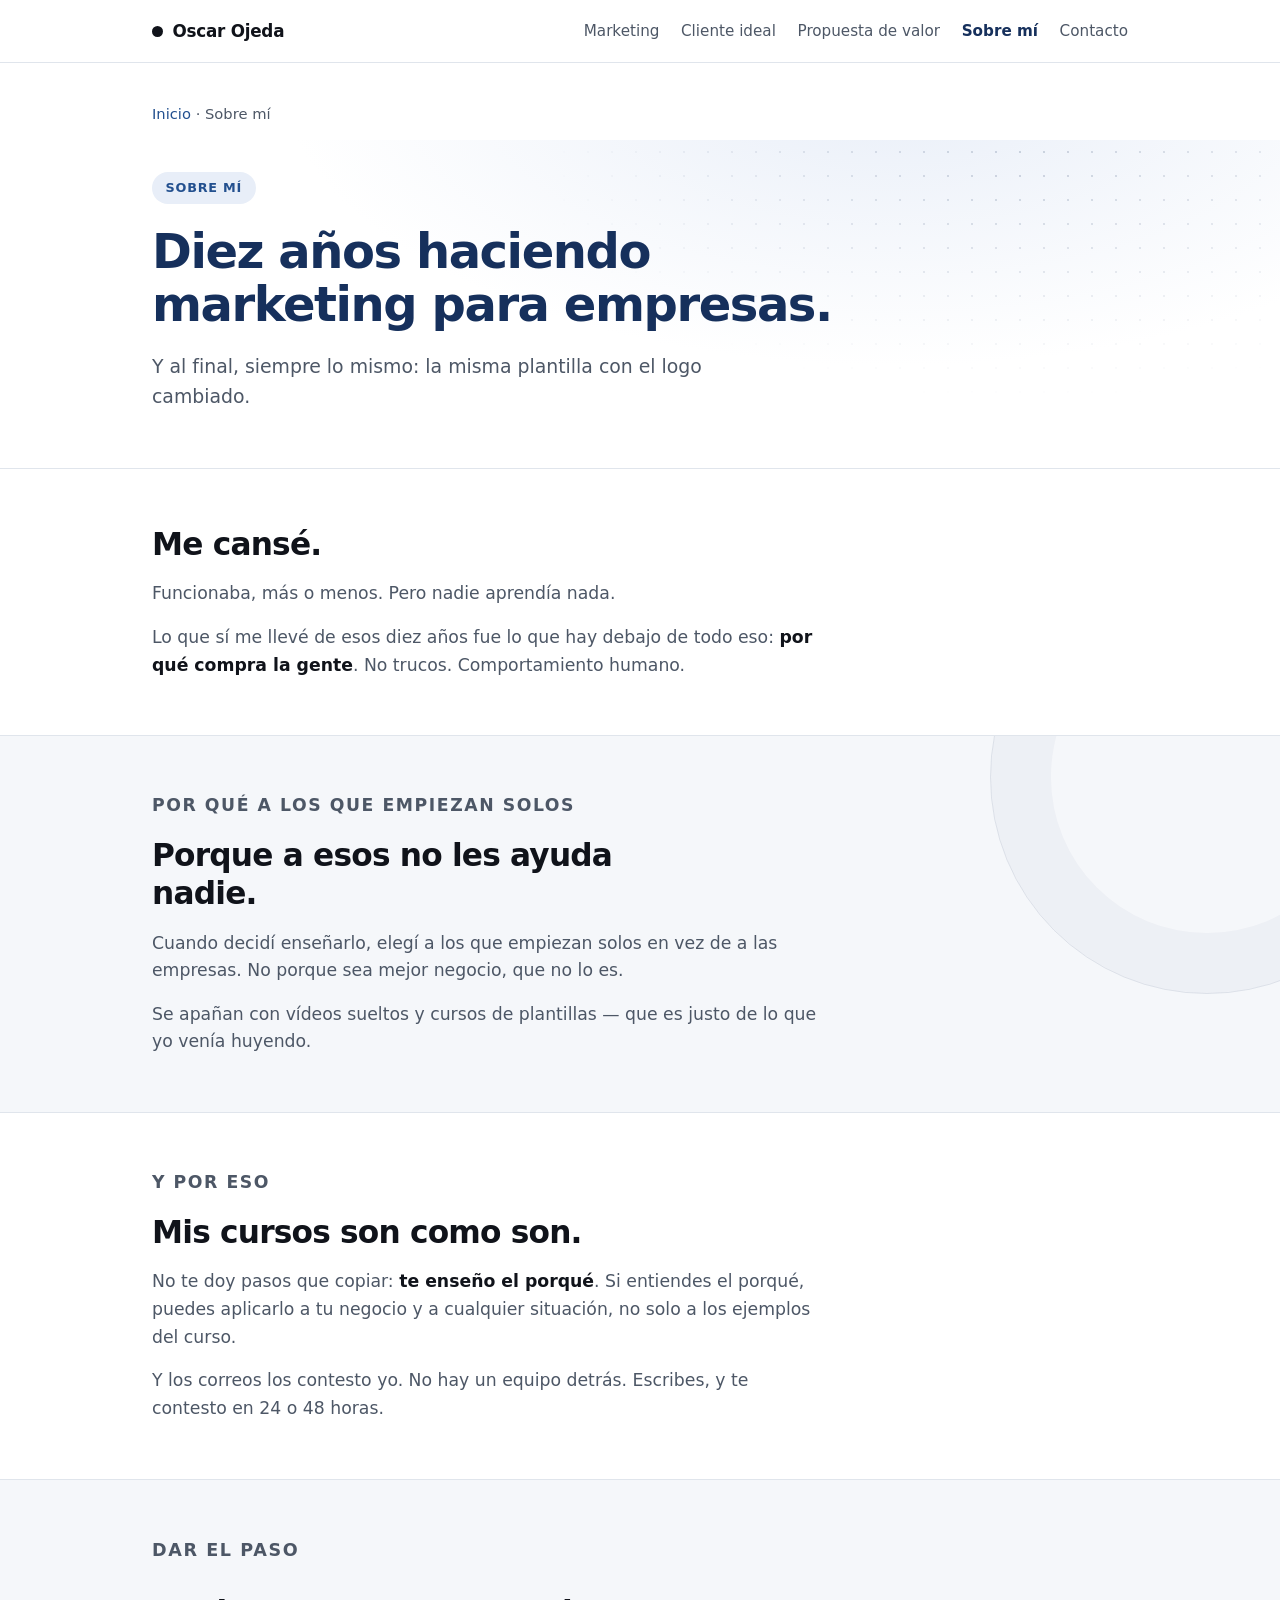
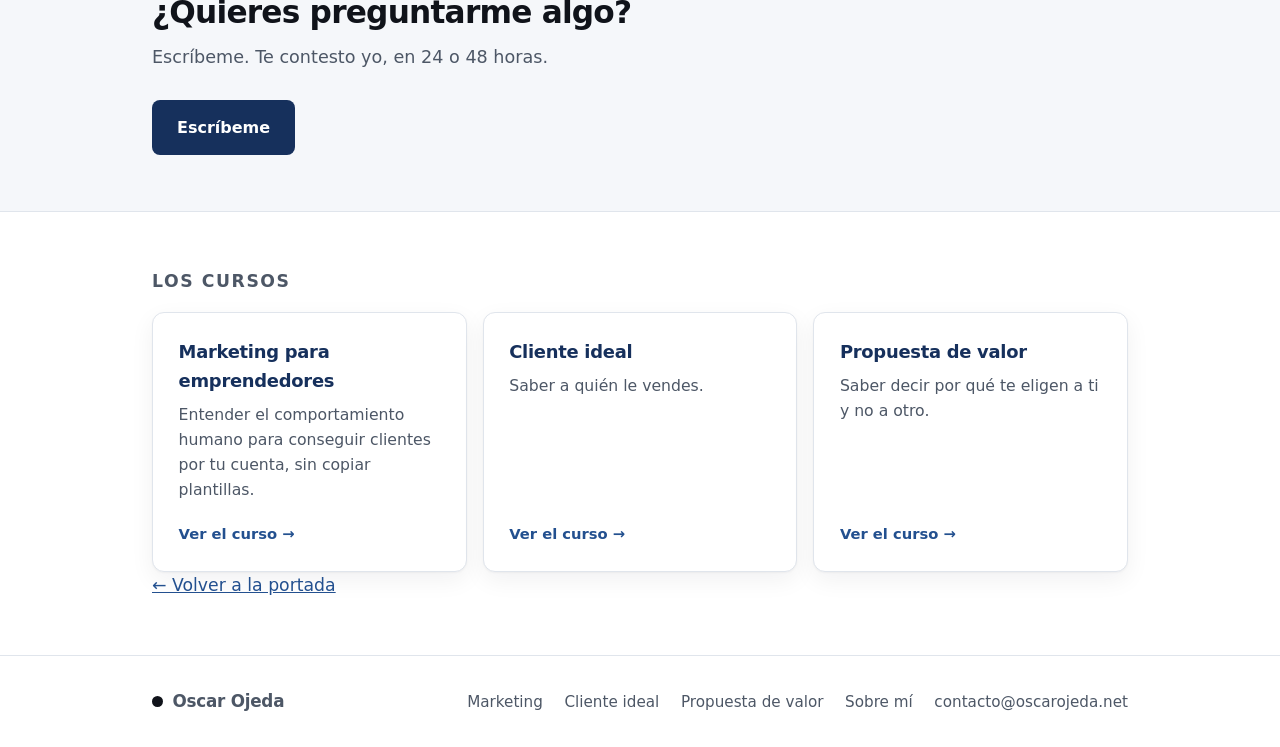
<file: sobre-mi.html>
<!doctype html>
<html lang="es">
<head>
<meta charset="utf-8">
<meta name="viewport" content="width=device-width, initial-scale=1">
<title>Sobre mí — Oscar Ojeda</title>
<meta name="description" content="Diez años haciendo marketing para empresas hasta cansarme de las plantillas. Ahora enseño a los que empiezan solos, porque a esos no les ayuda nadie.">
<link rel="icon" href="favicon.svg" type="image/svg+xml">
<link rel="stylesheet" href="estilos.css">
</head>
<body>

  <header>
    <div class="contenedor">
      <div class="barra">
        <a class="marca" href="index.html">
          <span class="punto"></span>
          Oscar Ojeda
        </a>
        <nav>
          <a href="curso-marketing.html">Marketing</a>
          <a href="curso-cliente-ideal.html">Cliente ideal</a>
          <a href="curso-propuesta-de-valor.html">Propuesta de valor</a>
          <a class="activo" href="sobre-mi.html">Sobre mí</a>
          <a href="contacto.html">Contacto</a>
        </nav>
      </div>
    </div>
  </header>

  <main>

    <div class="contenedor">
      <p class="migas"><a href="index.html">Inicio</a> · Sobre mí</p>
    </div>

    <section class="cabecera-curso">
      <div class="contenedor">
        <span class="etiqueta">Sobre mí</span>
        <h1>Diez años haciendo marketing para empresas.</h1>
        <p class="entradilla">Y al final, siempre lo mismo: la misma plantilla con el logo cambiado.</p>
      </div>
    </section>

    <section class="bloque">
      <div class="contenedor">
        <h2>Me cansé.</h2>
        <p>Funcionaba, más o menos. Pero nadie aprendía nada.</p>
        <p>Lo que sí me llevé de esos diez años fue lo que hay debajo de todo eso: <strong>por qué compra la gente</strong>. No trucos. Comportamiento humano.</p>
      </div>
    </section>

    <section class="bloque suave">
      <div class="contenedor">
        <p class="titulillo">Por qué a los que empiezan solos</p>
        <h2>Porque a esos no les ayuda nadie.</h2>
        <p>Cuando decidí enseñarlo, elegí a los que empiezan solos en vez de a las empresas. No porque sea mejor negocio, que no lo es.</p>
        <p>Se apañan con vídeos sueltos y cursos de plantillas — que es justo de lo que yo venía huyendo.</p>
      </div>
    </section>

    <section class="bloque">
      <div class="contenedor">
        <p class="titulillo">Y por eso</p>
        <h2>Mis cursos son como son.</h2>
        <p>No te doy pasos que copiar: <strong>te enseño el porqué</strong>. Si entiendes el porqué, puedes aplicarlo a tu negocio y a cualquier situación, no solo a los ejemplos del curso.</p>
        <p>Y los correos los contesto yo. No hay un equipo detrás. Escribes, y te contesto en 24 o 48 horas.</p>
      </div>
    </section>

    <!-- Contacto -->
    <section class="bloque contacto">
      <div class="contenedor">
        <p class="titulillo">Dar el paso</p>
        <h2>¿Quieres preguntarme algo?</h2>
        <p style="margin-bottom:1.8rem">Escríbeme. Te contesto yo, en 24 o 48 horas.</p>
        <a class="boton boton-primario" href="contacto.html">Escríbeme</a>
      </div>
    </section>

    <!-- Cursos -->
    <section class="bloque">
      <div class="contenedor">
        <p class="titulillo">Los cursos</p>
        <div class="lista-cursos">
          <a class="curso" href="curso-marketing.html">
            <h3>Marketing para emprendedores</h3>
            <p>Entender el comportamiento humano para conseguir clientes por tu cuenta, sin copiar plantillas.</p>
            <span class="flecha">Ver el curso →</span>
          </a>
          <a class="curso" href="curso-cliente-ideal.html">
            <h3>Cliente ideal</h3>
            <p>Saber a quién le vendes.</p>
            <span class="flecha">Ver el curso →</span>
          </a>
          <a class="curso" href="curso-propuesta-de-valor.html">
            <h3>Propuesta de valor</h3>
            <p>Saber decir por qué te eligen a ti y no a otro.</p>
            <span class="flecha">Ver el curso →</span>
          </a>
        </div>
        <p class="volver"><a href="index.html">← Volver a la portada</a></p>
      </div>
    </section>

  </main>

  <footer>
    <div class="contenedor">
      <div class="barra">
        <a class="marca" href="index.html">
          <span class="punto"></span>
          Oscar Ojeda
        </a>
        <nav>
          <a href="curso-marketing.html">Marketing</a>
          <a href="curso-cliente-ideal.html">Cliente ideal</a>
          <a href="curso-propuesta-de-valor.html">Propuesta de valor</a>
          <a href="sobre-mi.html">Sobre mí</a>
          <a href="contacto.html">contacto@oscarojeda.net</a>
        </nav>
      </div>
    </div>
  </footer>

</body>
</html>
</file>
<file: estilos.css>
/* Estilos comunes de la web de Oscar Ojeda.
   Un solo sitio para todo: cambiar un color aquí lo cambia en las seis páginas. */

:root {
  color-scheme: light;
  --fondo: #ffffff;
  --fondo-suave: #f5f7fa;
  --texto: #10131a;
  --texto-suave: #4d5766;
  --azul: #16305c;
  --azul-medio: #23508f;
  --azul-claro: #e8eef8;
  --linea: #e0e5ec;
  --sombra: 0 1px 2px rgba(16, 19, 26, 0.04), 0 8px 24px rgba(16, 19, 26, 0.06);
}

* { box-sizing: border-box; }
html, body { margin: 0; padding: 0; }

body {
  background: var(--fondo);
  color: var(--texto);
  font-family: system-ui, -apple-system, "Segoe UI", Roboto, "Helvetica Neue", Arial, sans-serif;
  font-size: 17px;
  line-height: 1.6;
  -webkit-font-smoothing: antialiased;
}

.contenedor { max-width: 64rem; margin: 0 auto; padding: 0 1.5rem; }

a { color: inherit; }

/* ---------- Cabecera y pie ---------- */

header {
  border-bottom: 1px solid var(--linea);
  position: sticky;
  top: 0;
  background: rgba(255, 255, 255, 0.92);
  backdrop-filter: blur(8px);
  z-index: 10;
}

.barra {
  display: flex;
  align-items: center;
  justify-content: space-between;
  gap: 1rem;
  padding: 1.1rem 0;
}

.marca {
  display: flex;
  align-items: center;
  gap: 0.6rem;
  font-weight: 600;
  font-size: 1.05rem;
  letter-spacing: -0.015em;
  text-decoration: none;
}

.punto {
  width: 11px;
  height: 11px;
  border-radius: 50%;
  background: var(--texto);
  flex-shrink: 0;
}

.barra nav { display: flex; gap: 1.35rem; font-size: 0.95rem; }
.barra nav a { color: var(--texto-suave); text-decoration: none; white-space: nowrap; }
.barra nav a:hover { color: var(--azul-medio); }
.barra nav a.activo { color: var(--azul); font-weight: 600; }

footer {
  padding: 2rem 0;
  border-top: 1px solid var(--linea);
  color: var(--texto-suave);
  font-size: 0.92rem;
}

footer .barra { padding: 0; flex-wrap: wrap; }
footer nav { display: flex; gap: 1.2rem; flex-wrap: wrap; }
footer nav a { color: var(--texto-suave); text-decoration: none; }
footer nav a:hover { color: var(--azul-medio); }

/* ---------- Migas ---------- */

.migas { padding: 1.5rem 0 0; font-size: 0.92rem; color: var(--texto-suave); }
.migas a { color: var(--azul-medio); text-decoration: none; }
.migas a:hover { text-decoration: underline; }

/* ---------- Titulares ---------- */

h1 {
  font-size: clamp(2rem, 4.2vw, 3rem);
  line-height: 1.12;
  letter-spacing: -0.03em;
  font-weight: 650;
  margin: 0 0 1.2rem;
  color: var(--azul);
  max-width: 22ch;
}

h2 {
  font-size: clamp(1.45rem, 2.8vw, 1.95rem);
  line-height: 1.22;
  letter-spacing: -0.025em;
  font-weight: 650;
  margin: 0 0 1.1rem;
  color: var(--texto);
  max-width: 26ch;
}

.titulillo {
  font-size: 0.82rem;
  text-transform: uppercase;
  letter-spacing: 0.09em;
  font-weight: 600;
  color: var(--azul-medio);
  margin: 0 0 0.9rem;
}

.etiqueta {
  display: inline-block;
  font-size: 0.8rem;
  font-weight: 600;
  letter-spacing: 0.06em;
  text-transform: uppercase;
  color: var(--azul-medio);
  background: var(--azul-claro);
  border-radius: 100px;
  padding: 0.35rem 0.85rem;
  margin-bottom: 1.3rem;
}

/* ---------- Botones ---------- */

.boton {
  display: inline-block;
  padding: 0.85rem 1.5rem;
  border-radius: 8px;
  font-weight: 600;
  font-size: 1rem;
  text-decoration: none;
  border: 1px solid transparent;
}

.boton-primario { background: var(--azul); color: #ffffff; }
.boton-primario:hover { background: var(--azul-medio); }

.boton-secundario {
  background: var(--fondo);
  color: var(--azul);
  border-color: var(--linea);
}

.boton-secundario:hover { border-color: var(--azul-medio); }

.botones { display: flex; flex-wrap: wrap; gap: 0.8rem; }

/* ---------- Secciones ---------- */

section.bloque { padding: 3.5rem 0; border-top: 1px solid var(--linea); }
section.bloque.suave { background: var(--fondo-suave); }

.bloque p {
  font-size: 1.08rem;
  color: var(--texto-suave);
  margin: 0 0 1rem;
  max-width: 42rem;
}

.bloque p:last-child { margin-bottom: 0; }
.bloque p strong { color: var(--texto); font-weight: 600; }
.bloque a { color: var(--azul-medio); }

.entradilla {
  font-size: 1.1rem;
  color: var(--texto-suave);
  margin: 0 0 2.5rem;
  max-width: 40rem;
}

/* ---------- Portada: hero ---------- */

.hero {
  padding: 5.5rem 0 4rem;
  background:
    radial-gradient(60rem 30rem at 75% -10%, var(--azul-claro), transparent 70%),
    var(--fondo);
}

.hero-rejilla {
  display: grid;
  grid-template-columns: 1.15fr 0.85fr;
  gap: 3.5rem;
  align-items: center;
}

.hero h1 { font-size: clamp(2.1rem, 4.6vw, 3.35rem); max-width: none; }

h1 .remate { display: block; color: var(--texto); margin-top: 0.5rem; }

.hero p {
  font-size: 1.15rem;
  color: var(--texto-suave);
  margin: 0 0 1.1rem;
}

.hero p:last-of-type { margin-bottom: 2rem; }

.figura {
  position: relative;
  aspect-ratio: 4 / 5;
  border-radius: 14px;
  background: linear-gradient(160deg, var(--azul) 0%, #0d1f3d 100%);
  overflow: hidden;
  box-shadow: var(--sombra);
}

.figura span {
  position: absolute;
  border-radius: 50%;
  border: 1px solid rgba(255, 255, 255, 0.16);
}

.aro-1 { width: 62%; height: 0; padding-bottom: 62%; top: 12%; left: 12%; }
.aro-2 { width: 86%; height: 0; padding-bottom: 86%; top: 26%; left: 32%; }
.aro-3 { width: 40%; height: 0; padding-bottom: 40%; top: 54%; left: -6%; }

.figura .lleno {
  width: 16%;
  height: 0;
  padding-bottom: 16%;
  top: 34%;
  left: 35%;
  background: #ffffff;
  border: 0;
}

/* ---------- Portada: pruebas ---------- */

.pruebas {
  border-top: 1px solid var(--linea);
  border-bottom: 1px solid var(--linea);
  background: var(--fondo-suave);
  padding: 2.5rem 0;
}

.pruebas-rejilla { display: grid; grid-template-columns: repeat(3, 1fr); gap: 2rem; }

.prueba .cifra {
  font-size: 2rem;
  font-weight: 650;
  letter-spacing: -0.03em;
  color: var(--azul);
  line-height: 1.1;
  display: block;
  margin-bottom: 0.35rem;
}

.prueba p { margin: 0; color: var(--texto-suave); font-size: 0.98rem; }

/* ---------- Portada: alternativas ---------- */

.alternativas { display: grid; grid-template-columns: repeat(2, 1fr); gap: 1rem; }

.alternativa {
  padding: 1.5rem;
  background: var(--fondo);
  border: 1px solid var(--linea);
  border-radius: 10px;
}

.alternativa h3 { font-size: 1.02rem; font-weight: 600; margin: 0 0 0.4rem; }
.alternativa p { margin: 0; color: var(--texto-suave); font-size: 0.98rem; }

.alternativa.propia {
  background: var(--azul);
  border-color: var(--azul);
  color: #ffffff;
  grid-column: 1 / -1;
}

.alternativa.propia h3 { color: #ffffff; }
.alternativa.propia p { color: rgba(255, 255, 255, 0.82); }

/* ---------- Tarjetas de curso ---------- */

.cursos { background: var(--fondo-suave); border-top: 1px solid var(--linea); }

.lista-cursos { display: grid; grid-template-columns: repeat(3, 1fr); gap: 1rem; }

.curso {
  display: flex;
  flex-direction: column;
  padding: 1.6rem;
  background: var(--fondo);
  border: 1px solid var(--linea);
  border-radius: 12px;
  text-decoration: none;
  color: inherit;
  box-shadow: var(--sombra);
}

.curso:hover { border-color: var(--azul-medio); }

.curso h3 {
  font-size: 1.12rem;
  font-weight: 600;
  margin: 0 0 0.4rem;
  color: var(--azul);
  letter-spacing: -0.015em;
}

.curso p {
  margin: 0 0 1.2rem;
  color: var(--texto-suave);
  font-size: 0.98rem;
  flex-grow: 1;
}

.curso .flecha { font-size: 0.92rem; font-weight: 600; color: var(--azul-medio); }

/* ---------- Páginas de curso ---------- */

.cabecera-curso {
  padding: 2rem 0 3.5rem;
  background:
    radial-gradient(55rem 26rem at 70% -20%, var(--azul-claro), transparent 70%),
    var(--fondo);
}

.cabecera-curso .entradilla {
  font-size: 1.18rem;
  color: var(--texto-suave);
  margin: 0;
  max-width: 40rem;
}

.lecciones { margin: 0; padding: 0; list-style: none; counter-reset: leccion; }

.leccion {
  counter-increment: leccion;
  position: relative;
  padding: 1.35rem 0 1.35rem 3.4rem;
  border-bottom: 1px solid var(--linea);
}

.leccion:first-child { border-top: 1px solid var(--linea); }

.leccion::before {
  content: counter(leccion);
  position: absolute;
  left: 0;
  top: 1.35rem;
  width: 2.2rem;
  height: 2.2rem;
  border-radius: 50%;
  background: var(--azul);
  color: #ffffff;
  font-size: 0.92rem;
  font-weight: 650;
  display: flex;
  align-items: center;
  justify-content: center;
}

.leccion h3 {
  font-size: 1.08rem;
  font-weight: 600;
  margin: 0 0 0.25rem;
  color: var(--texto);
  letter-spacing: -0.01em;
}

.leccion p { margin: 0; font-size: 1rem; color: var(--texto-suave); }

.nota-lecciones { margin-top: 1.5rem; }

/* ---------- Bloque destacado en azul ---------- */

.destacado {
  background: var(--azul);
  color: #ffffff;
  border-radius: 12px;
  padding: 2rem;
  box-shadow: var(--sombra);
}

.destacado h2 { color: #ffffff; margin-bottom: 0.8rem; }
.destacado p { color: rgba(255, 255, 255, 0.84); }
.destacado p strong { color: #ffffff; }

.destacado .dato {
  display: inline-block;
  font-size: 1.9rem;
  font-weight: 650;
  letter-spacing: -0.03em;
  margin-bottom: 0.3rem;
}

/* ---------- Contacto ---------- */

.contacto { background: var(--azul); color: #ffffff; padding: 4rem 0; }
.contacto h2 { color: #ffffff; margin-bottom: 0.8rem; }

.contacto p {
  color: rgba(255, 255, 255, 0.82);
  font-size: 1.1rem;
  margin: 0 0 1.8rem;
  max-width: 34rem;
}

.contacto .boton-primario { background: #ffffff; color: var(--azul); }
.contacto .boton-primario:hover { background: var(--azul-claro); }

/* Variante clara del cierre de contacto, en las páginas de curso */

.bloque.contacto {
  background: var(--fondo-suave);
  color: var(--texto);
  padding: 3.5rem 0;
}

.bloque.contacto h2 { color: var(--texto); }
.bloque.contacto p { color: var(--texto-suave); }
.bloque.contacto .boton-primario { background: var(--azul); color: #ffffff; }
.bloque.contacto .boton-primario:hover { background: var(--azul-medio); }

/* Correo grande de la página de contacto */

.correo-grande {
  display: block;
  font-size: clamp(1.15rem, 3.4vw, 1.85rem);
  font-weight: 650;
  letter-spacing: -0.025em;
  color: var(--azul);
  word-break: break-word;
  margin: 0 0 1.6rem;
}

/* ---------- Otros cursos ---------- */

.otros { display: grid; grid-template-columns: repeat(2, 1fr); gap: 1rem; }

.otro {
  display: block;
  padding: 1.5rem;
  background: var(--fondo);
  border: 1px solid var(--linea);
  border-radius: 12px;
  text-decoration: none;
  color: inherit;
  box-shadow: var(--sombra);
}

.otro:hover { border-color: var(--azul-medio); }

.otro h3 {
  font-size: 1.1rem;
  font-weight: 600;
  margin: 0 0 0.35rem;
  color: var(--azul);
  letter-spacing: -0.015em;
}

.otro p { margin: 0 0 0.9rem; color: var(--texto-suave); font-size: 0.98rem; }
.otro .flecha { font-size: 0.92rem; font-weight: 600; color: var(--azul-medio); }

.volver { margin-top: 1.5rem; font-size: 0.98rem; }
.volver a { color: var(--azul-medio); font-weight: 500; }

/* ---------- Fondos decorativos, dibujados con CSS ---------- */

.hero, .pruebas, .cursos, .contacto, .cabecera-curso, section.bloque.suave {
  position: relative;
  overflow: hidden;
}

.hero > *, .pruebas > *, .cursos > *, .contacto > *,
.cabecera-curso > *, section.bloque.suave > * {
  position: relative;
  z-index: 1;
}

.hero::before,
.cabecera-curso::before {
  content: "";
  position: absolute;
  inset: 0;
  background-image: radial-gradient(circle, rgba(22, 48, 92, 0.18) 1px, transparent 1px);
  background-size: 24px 24px;
  -webkit-mask-image: radial-gradient(42rem 21rem at 80% 6%, #000, transparent 72%);
  mask-image: radial-gradient(42rem 21rem at 80% 6%, #000, transparent 72%);
  pointer-events: none;
}

.pruebas::before,
.cursos::before,
section.bloque.suave::before {
  content: "";
  position: absolute;
  width: 27rem;
  height: 27rem;
  right: -9rem;
  top: -11rem;
  border-radius: 50%;
  border: 1px solid rgba(22, 48, 92, 0.11);
  box-shadow: inset 0 0 0 3.75rem rgba(22, 48, 92, 0.03);
  pointer-events: none;
}

.cursos::before { left: -11rem; right: auto; top: auto; bottom: -13rem; }

.contacto:not(.bloque)::before,
.contacto:not(.bloque)::after {
  content: "";
  position: absolute;
  border-radius: 50%;
  border: 1px solid rgba(255, 255, 255, 0.14);
  pointer-events: none;
}

.contacto:not(.bloque)::before { width: 30rem; height: 30rem; right: -8rem; top: -12rem; }
.contacto:not(.bloque)::after { width: 18rem; height: 18rem; right: 4rem; bottom: -9rem; }

.destacado { position: relative; overflow: hidden; }
.destacado > * { position: relative; z-index: 1; }

.destacado::before,
.destacado::after {
  content: "";
  position: absolute;
  border-radius: 50%;
  border: 1px solid rgba(255, 255, 255, 0.15);
  pointer-events: none;
}

.destacado::before { width: 24rem; height: 24rem; right: -7rem; top: -10rem; }
.destacado::after { width: 14rem; height: 14rem; right: 3rem; bottom: -8rem; }

/* ---------- Móvil ---------- */

@media (max-width: 52rem) {
  .hero-rejilla { grid-template-columns: 1fr; gap: 2.5rem; }
  .figura { max-width: 20rem; aspect-ratio: 1 / 1; }
  .lista-cursos { grid-template-columns: 1fr; }
  .alternativas { grid-template-columns: 1fr; }
  .pruebas-rejilla { grid-template-columns: 1fr; gap: 1.5rem; }
  .otros { grid-template-columns: 1fr; }
  .barra nav { gap: 1rem; font-size: 0.9rem; }
}

@media (max-width: 40rem) {
  .barra nav { display: none; }
}

@media (max-width: 34rem) {
  body { font-size: 16px; }
  .hero { padding: 3.5rem 0 3rem; }
  section.bloque { padding: 2.75rem 0; }
  .destacado { padding: 1.5rem; }
  .boton { width: 100%; text-align: center; }
  footer .barra { flex-direction: column; align-items: flex-start; gap: 0.8rem; }
}
</file>
